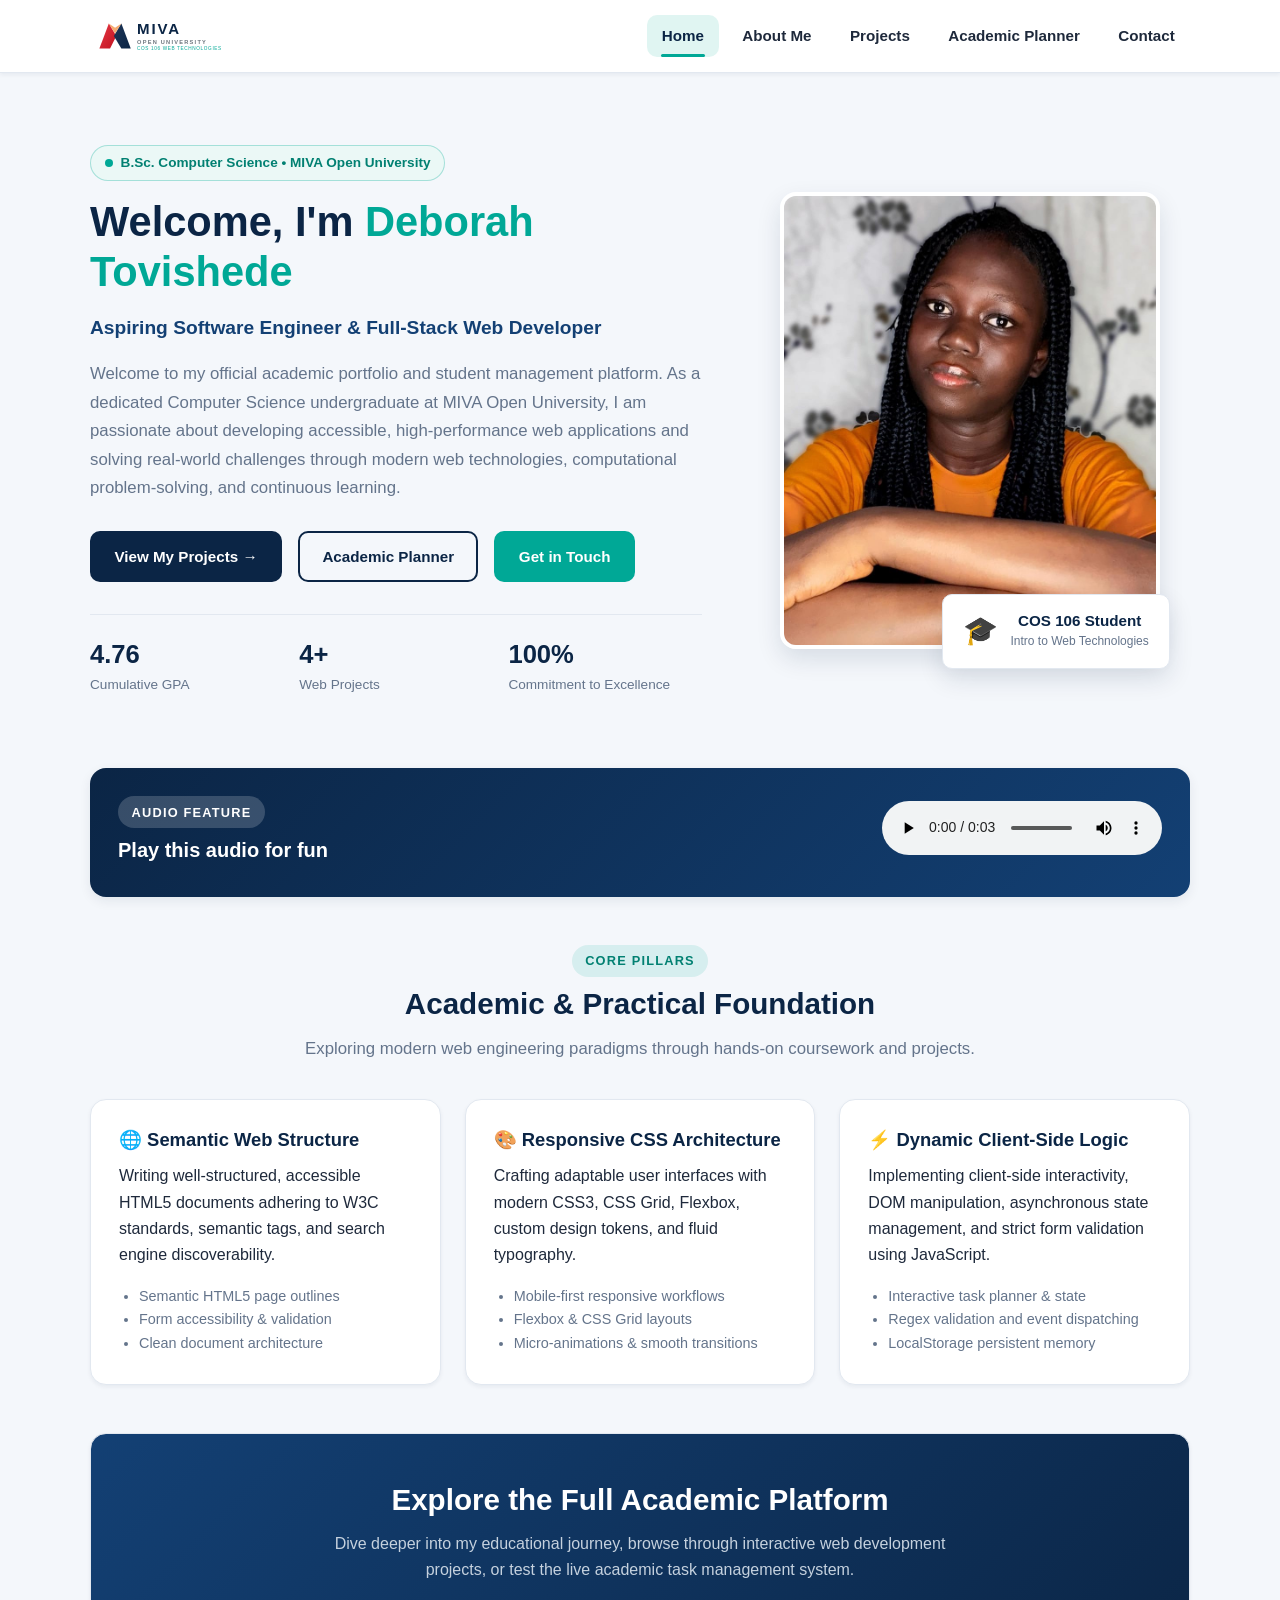
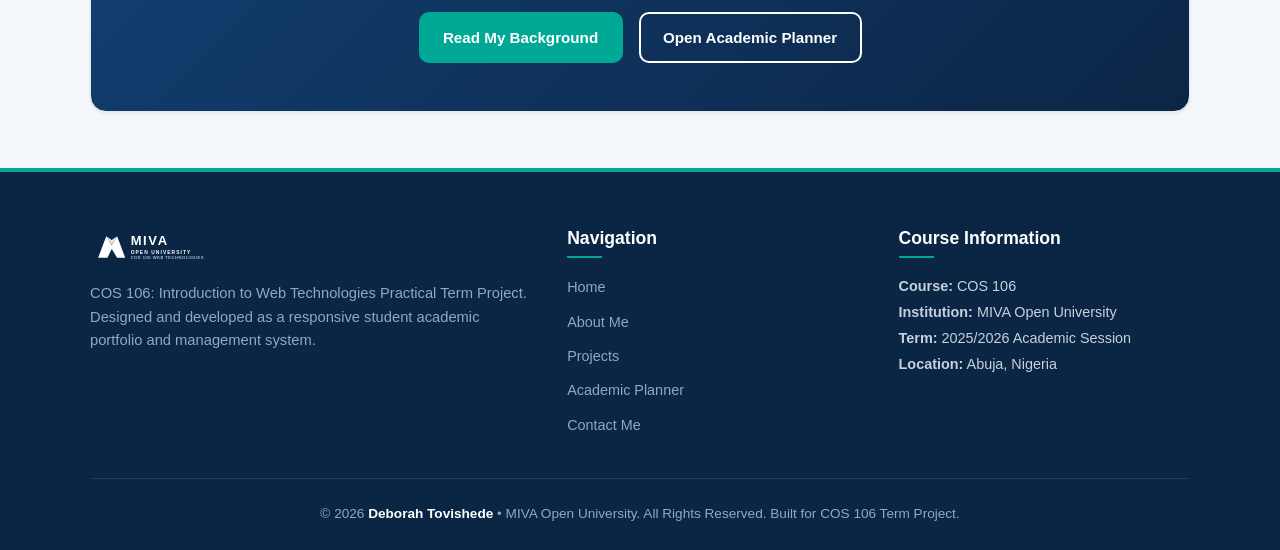
<file: index.html>
<!DOCTYPE html>
<html lang="en">
<head>
  <meta charset="UTF-8" />
  <meta name="viewport" content="width=device-width, initial-scale=1.0" />
  <meta name="description" content="COS 106 Term Project - Student Academic Portfolio and Management Platform for MIVA Open University." />
  <meta name="author" content="Deborah" />
  <title>Home | Student Portfolio &amp; Academic Management Website</title>
  <!-- External CSS Stylesheet -->
  <link rel="stylesheet" href="css/style.css" />
  <link rel="icon" type="image/svg+xml" href="assets/images/miva-logo.svg" />
</head>
<body>

  <!-- Site Header & Navigation -->
  <header class="site-header">
    <div class="container navbar">
      <a href="index.html" class="nav-brand" aria-label="MIVA Open University Portfolio Home">
        <img src="assets/images/miva-logo.svg" alt="MIVA Open University Logo" class="nav-brand-img" width="180" height="44" />
      </a>

      <!-- Mobile Navigation Hamburger Toggle Button -->
      <button class="nav-toggle" id="navToggle" aria-label="Toggle navigation menu" aria-expanded="false">
        <span class="bar"></span>
        <span class="bar"></span>
        <span class="bar"></span>
      </button>

      <!-- Navigation Menu -->
      <nav aria-label="Primary Navigation">
        <ul class="nav-menu" id="navMenu">
          <li><a href="index.html" class="nav-link active" aria-current="page">Home</a></li>
          <li><a href="about.html" class="nav-link">About Me</a></li>
          <li><a href="projects.html" class="nav-link">Projects</a></li>
          <li><a href="planner.html" class="nav-link">Academic Planner</a></li>
          <li><a href="contact.html" class="nav-link">Contact</a></li>
        </ul>
      </nav>
    </div>
  </header>

  <!-- Main Content Area -->
  <main class="site-main" id="main-content">
    <div class="container">
      
      <!-- Hero Section -->
      <section class="hero-section" aria-labelledby="hero-heading">
        <div class="hero-grid">
          
          <!-- Hero Text Details -->
          <article class="hero-text-content">
            <div class="hero-badge-wrap">
              <span class="hero-badge">
                <span class="hero-badge-dot"></span>
                B.Sc. Computer Science • MIVA Open University
              </span>
            </div>

            <h1 id="hero-heading" class="hero-title">
              Welcome, I'm <span class="hero-title-highlight">Deborah Tovishede</span>
            </h1>

            <p class="hero-subtitle">
              Aspiring Software Engineer &amp; Full-Stack Web Developer
            </p>

            <p class="hero-bio">
              Welcome to my official academic portfolio and student management platform. 
              As a dedicated Computer Science undergraduate at MIVA Open University, I am passionate 
              about developing accessible, high-performance web applications and solving real-world challenges 
              through modern web technologies, computational problem-solving, and continuous learning.
            </p>

            <div class="hero-actions">
              <a href="projects.html" class="btn btn-primary">View My Projects &rarr;</a>
              <a href="planner.html" class="btn btn-outline">Academic Planner</a>
              <a href="contact.html" class="btn btn-accent">Get in Touch</a>
            </div>

            <!-- Academic Quick Highlights -->
            <div class="hero-meta-stats">
              <div class="meta-stat-item">
                <h4>4.76</h4>
                <p>Cumulative GPA</p>
              </div>
              <div class="meta-stat-item">
                <h4>4+</h4>
                <p>Web Projects</p>
              </div>
              <div class="meta-stat-item">
                <h4>100%</h4>
                <p>Commitment to Excellence</p>
              </div>
            </div>
          </article>

          <!-- Hero Visual & Photograph -->
          <aside class="hero-visual" aria-label="Student Photograph and Profile Badge">
            <div class="hero-photo-wrapper">
              <figure>
                <img 
                  src="assets/images/deborah.jpg" 
                  alt="Professional Photograph of Deborah Tovishede, MIVA Open University Student" 
                  class="hero-photo" 
                  width="380" 
                  height="380"
                />
                <figcaption class="sr-only" style="display:none;">Deborah Tovishede - B.Sc. Computer Science Student Portrait</figcaption>
              </figure>
              
              <!-- Floating Highlight Badge -->
              <div class="hero-floating-card">
                <span class="floating-card-icon">🎓</span>
                <div class="floating-card-text">
                  <h5>COS 106 Student</h5>
                  <p>Intro to Web Technologies</p>
                </div>
              </div>
            </div>
          </aside>

        </div>
      </section>

      <!-- Multimedia Audio Greeting Feature -->
      <section class="section-block" aria-labelledby="audio-greeting-heading">
        <div class="audio-intro-card">
          <div class="audio-intro-info">
            <span class="section-badge" style="background-color: rgba(255,255,255,0.18); color: #FFFFFF;">Audio Feature</span>
            <h3 id="audio-greeting-heading">Play this audio for fun</h3>
          </div>
          <div class="audio-player-wrap">
            <audio controls preload="metadata" title="Student Welcome Audio Chime">
              <source src="assets/media/welcome-audio.wav" type="audio/wav" />
              Your browser does not support the audio element.
            </audio>
          </div>
        </div>
      </section>

      <!-- Key Academic Focus Areas (Semantic Cards) -->
      <section class="section-block" aria-labelledby="focus-heading">
        <header class="section-header">
          <span class="section-badge">Core Pillars</span>
          <h2 id="focus-heading">Academic &amp; Practical Foundation</h2>
          <p class="section-subtitle">
            Exploring modern web engineering paradigms through hands-on coursework and projects.
          </p>
        </header>

        <div class="skills-grid">
          <article class="card">
            <h4>🌐 Semantic Web Structure</h4>
            <p>Writing well-structured, accessible HTML5 documents adhering to W3C standards, semantic tags, and search engine discoverability.</p>
            <ul style="padding-left: 1.25rem; color: var(--text-muted); font-size: 0.9rem;">
              <li>Semantic HTML5 page outlines</li>
              <li>Form accessibility &amp; validation</li>
              <li>Clean document architecture</li>
            </ul>
          </article>

          <article class="card">
            <h4>🎨 Responsive CSS Architecture</h4>
            <p>Crafting adaptable user interfaces with modern CSS3, CSS Grid, Flexbox, custom design tokens, and fluid typography.</p>
            <ul style="padding-left: 1.25rem; color: var(--text-muted); font-size: 0.9rem;">
              <li>Mobile-first responsive workflows</li>
              <li>Flexbox &amp; CSS Grid layouts</li>
              <li>Micro-animations &amp; smooth transitions</li>
            </ul>
          </article>

          <article class="card">
            <h4>⚡ Dynamic Client-Side Logic</h4>
            <p>Implementing client-side interactivity, DOM manipulation, asynchronous state management, and strict form validation using JavaScript.</p>
            <ul style="padding-left: 1.25rem; color: var(--text-muted); font-size: 0.9rem;">
              <li>Interactive task planner &amp; state</li>
              <li>Regex validation and event dispatching</li>
              <li>LocalStorage persistent memory</li>
            </ul>
          </article>
        </div>
      </section>

      <!-- Quick Call To Action Banner -->
      <section class="card" style="background: linear-gradient(135deg, #134074 0%, #0B2545 100%); color: #FFFFFF; text-align: center; padding: 3rem 1.5rem;" aria-label="Explore Portfolio Sections">
        <h2 style="color: #FFFFFF; margin-bottom: 0.75rem;">Explore the Full Academic Platform</h2>
        <p style="color: #C5D1DE; max-width: 650px; margin: 0 auto 1.75rem auto;">
          Dive deeper into my educational journey, browse through interactive web development projects, or test the live academic task management system.
        </p>
        <div style="display: flex; gap: 1rem; justify-content: center; flex-wrap: wrap;">
          <a href="about.html" class="btn btn-accent">Read My Background</a>
          <a href="planner.html" class="btn btn-outline" style="border-color: #FFFFFF; color: #FFFFFF;">Open Academic Planner</a>
        </div>
      </section>

    </div>
  </main>

  <!-- Site Footer -->
  <footer class="site-footer">
    <div class="container">
      <div class="footer-grid">
        
        <div class="footer-brand">
          <img src="assets/images/miva-logo.svg" alt="MIVA Open University Logo" style="filter: brightness(0) invert(1); height: 38px; margin-bottom: 1rem;" />
          <p>
            COS 106: Introduction to Web Technologies Practical Term Project. 
            Designed and developed as a responsive student academic portfolio and management system.
          </p>
        </div>

        <div class="footer-links">
          <h4>Navigation</h4>
          <ul class="footer-menu">
            <li><a href="index.html">Home</a></li>
            <li><a href="about.html">About Me</a></li>
            <li><a href="projects.html">Projects</a></li>
            <li><a href="planner.html">Academic Planner</a></li>
            <li><a href="contact.html">Contact Me</a></li>
          </ul>
        </div>

        <div class="footer-contact">
          <h4>Course Information</h4>
          <p style="font-size: 0.9rem; line-height: 1.8;">
            <strong>Course:</strong> COS 106<br />
            <strong>Institution:</strong> MIVA Open University<br />
            <strong>Term:</strong> 2025/2026 Academic Session<br />
            <strong>Location:</strong> Abuja, Nigeria
          </p>
        </div>

      </div>

      <div class="footer-bottom">
        <p>&copy; <span id="currentYear">2026</span> <strong>Deborah Tovishede</strong> • MIVA Open University. All Rights Reserved. Built for COS 106 Term Project.</p>
      </div>
    </div>
  </footer>

  <!-- Scripts -->
  <script src="js/main.js"></script>
</body>
</html>
</file>
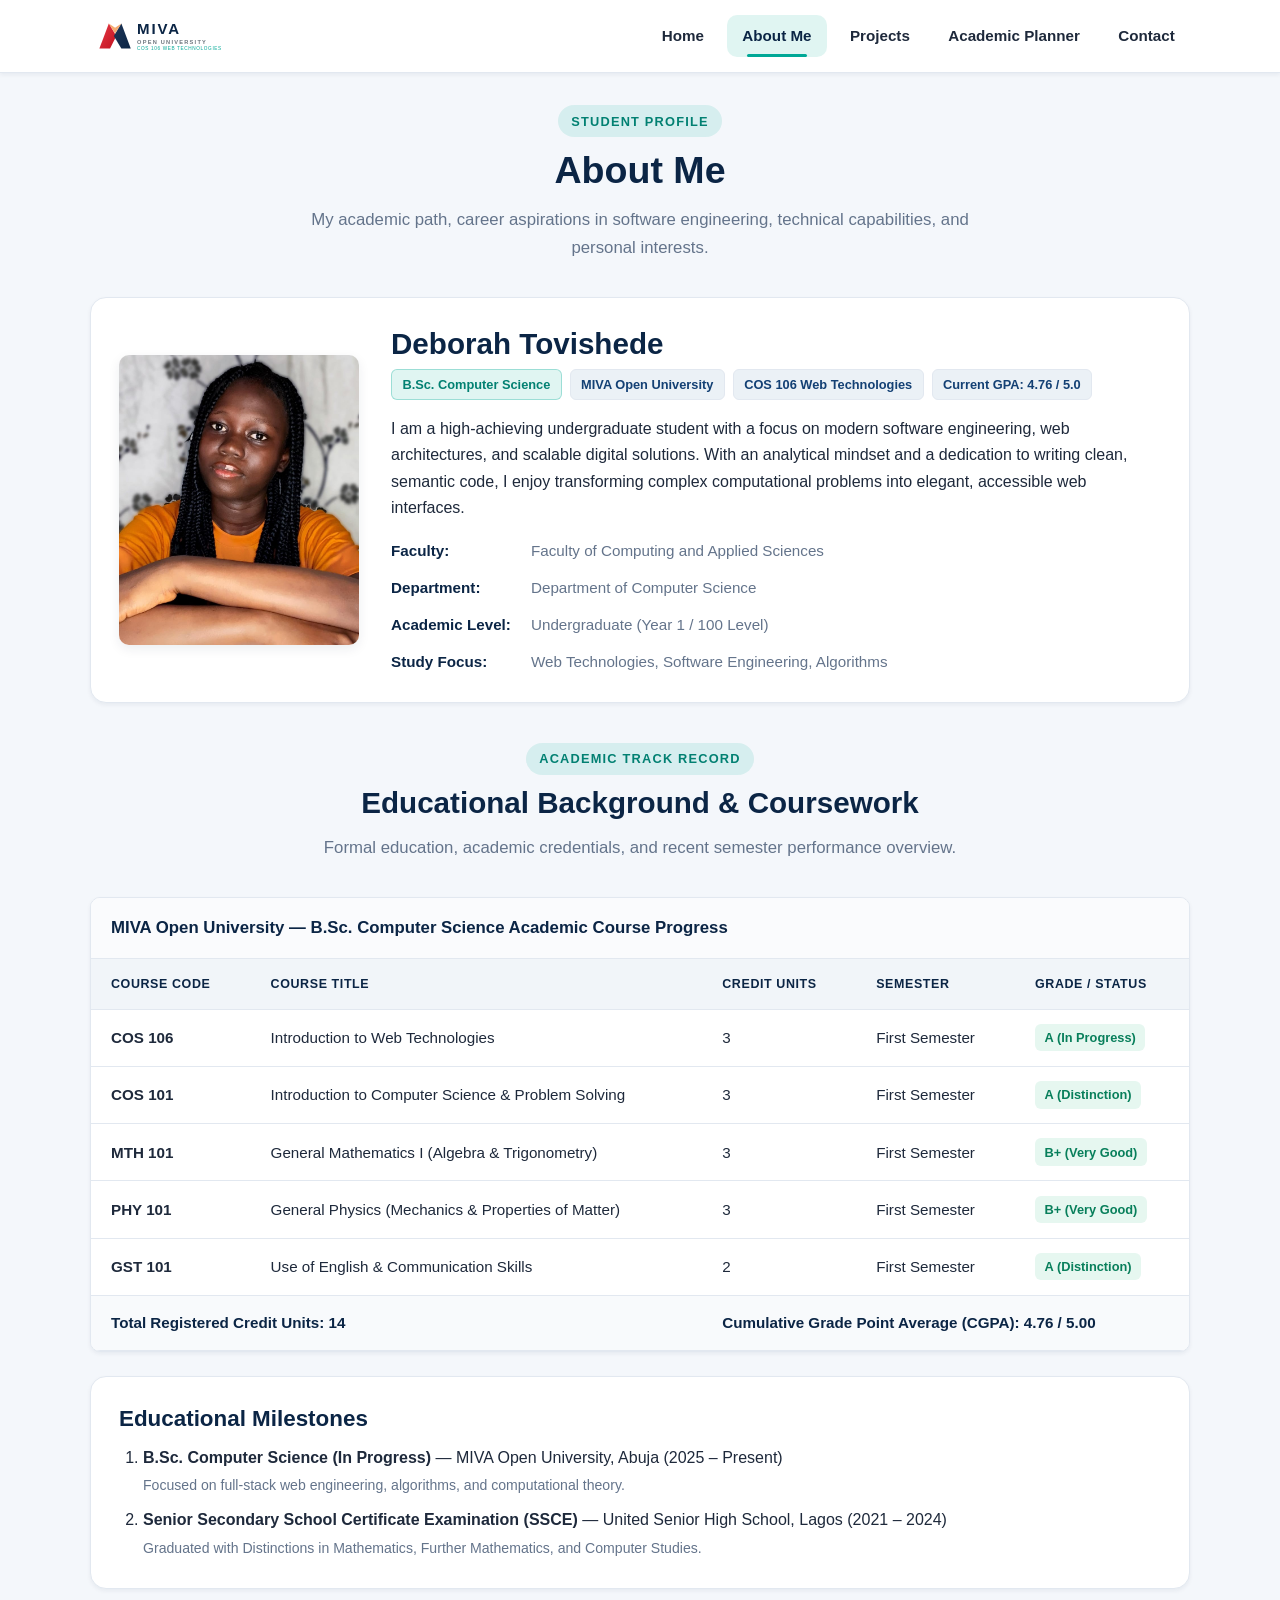
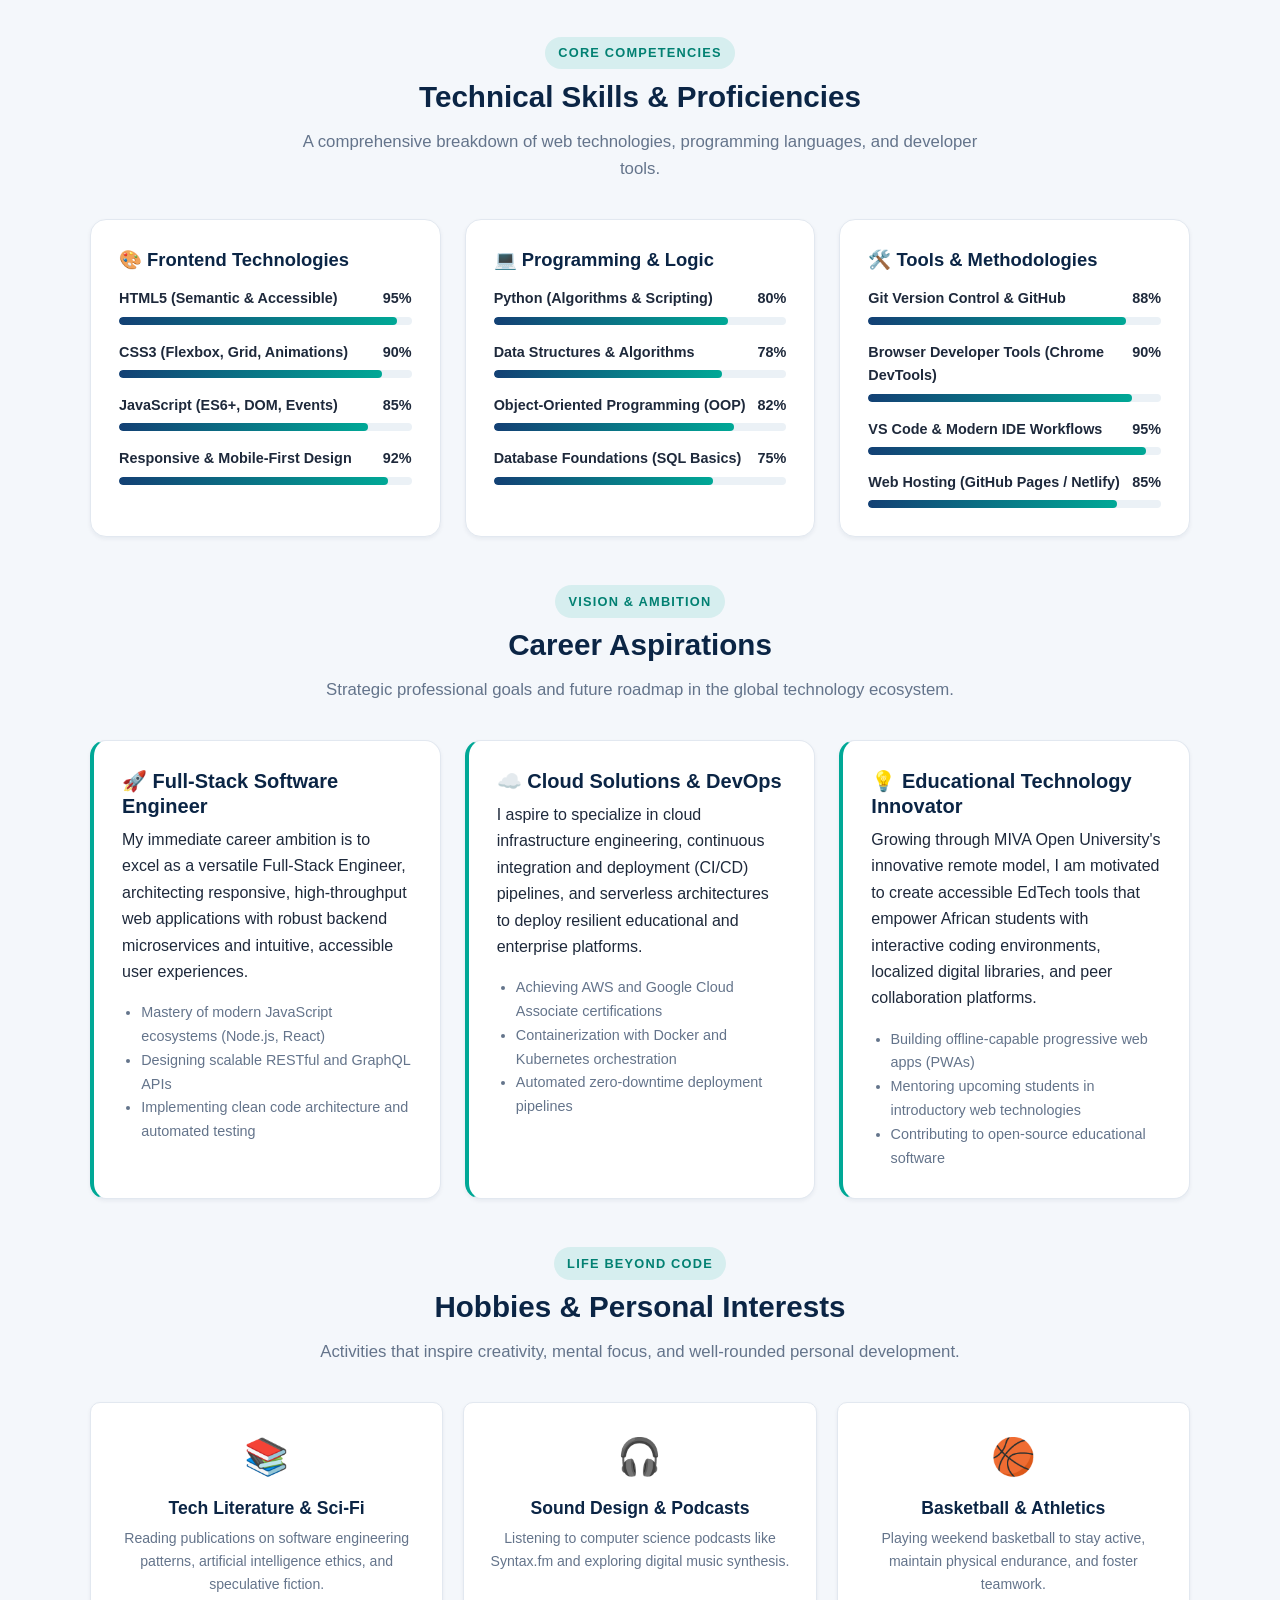
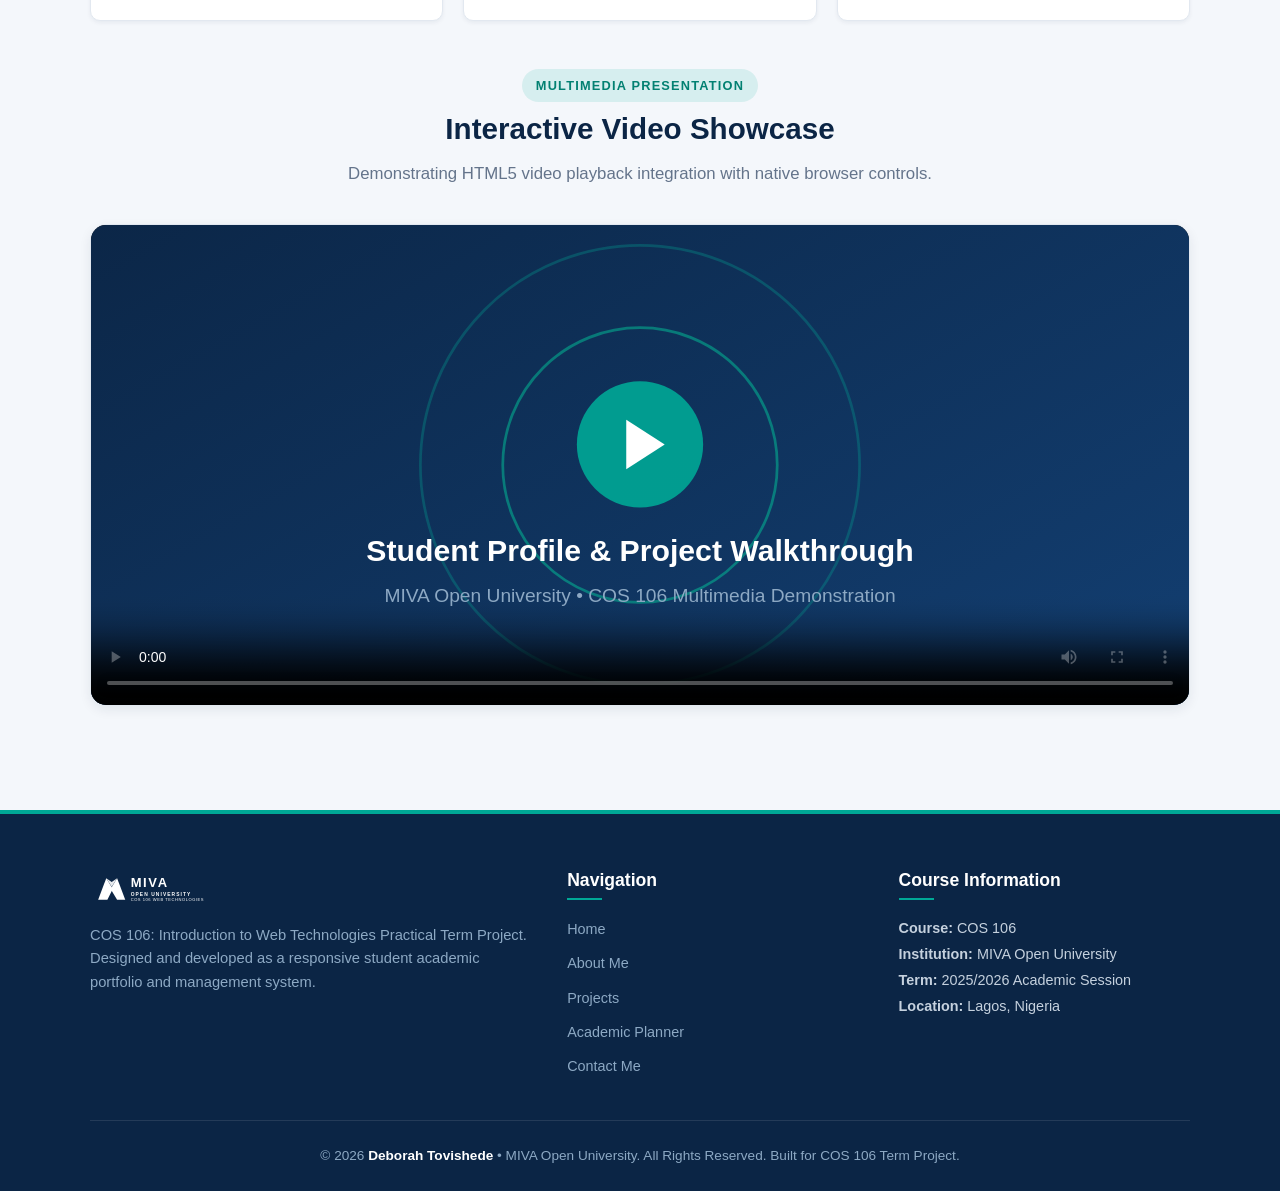
<file: about.html>
<!DOCTYPE html>
<html lang="en">
<head>
  <meta charset="UTF-8" />
  <meta name="viewport" content="width=device-width, initial-scale=1.0" />
  <meta name="description" content="About Deborah - Educational Background, Career Aspirations, Technical Skills, and Hobbies at MIVA Open University." />
  <meta name="author" content="Tovishede" />
  <title>About Me | Student Portfolio &amp; Academic Management Website</title>
  <!-- External CSS Stylesheet -->
  <link rel="stylesheet" href="css/style.css" />
  <link rel="icon" type="image/svg+xml" href="assets/images/miva-logo.svg" />
</head>
<body>

  <!-- Site Header & Navigation -->
  <header class="site-header">
    <div class="container navbar">
      <a href="index.html" class="nav-brand" aria-label="MIVA Open University Portfolio Home">
        <img src="assets/images/miva-logo.svg" alt="MIVA Open University Logo" class="nav-brand-img" width="180" height="44" />
      </a>

      <!-- Mobile Navigation Hamburger Toggle Button -->
      <button class="nav-toggle" id="navToggle" aria-label="Toggle navigation menu" aria-expanded="false">
        <span class="bar"></span>
        <span class="bar"></span>
        <span class="bar"></span>
      </button>

      <!-- Navigation Menu -->
      <nav aria-label="Primary Navigation">
        <ul class="nav-menu" id="navMenu">
          <li><a href="index.html" class="nav-link">Home</a></li>
          <li><a href="about.html" class="nav-link active" aria-current="page">About Me</a></li>
          <li><a href="projects.html" class="nav-link">Projects</a></li>
          <li><a href="planner.html" class="nav-link">Academic Planner</a></li>
          <li><a href="contact.html" class="nav-link">Contact</a></li>
        </ul>
      </nav>
    </div>
  </header>

  <!-- Main Content Area -->
  <main class="site-main" id="main-content">
    <div class="container">
      
      <!-- Page Header -->
      <header class="section-header">
        <span class="section-badge">Student Profile</span>
        <h1>About Me</h1>
        <p class="section-subtitle">
          My academic path, career aspirations in software engineering, technical capabilities, and personal interests.
        </p>
      </header>

      <!-- Profile Overview Card -->
      <section class="card profile-overview-card" aria-label="Student Summary">
        <figure style="margin: 0;">
          <img src="assets/images/deborah.jpg" alt="Photograph of Deborah" class="profile-card-img" width="240" height="240" />
        </figure>
        
        <div class="profile-card-details">
          <h2>Deborah Tovishede</h2>
          <div class="profile-badge-row">
            <span class="tag tag-accent">B.Sc. Computer Science</span>
            <span class="tag">MIVA Open University</span>
            <span class="tag">COS 106 Web Technologies</span>
            <span class="tag">Current GPA: 4.76 / 5.0</span>
          </div>
          <p>
            I am a high-achieving undergraduate student with a focus on modern software engineering, web architectures, 
            and scalable digital solutions. With an analytical mindset and a dedication to writing clean, semantic code, 
            I enjoy transforming complex computational problems into elegant, accessible web interfaces.
          </p>

          <!-- Key Highlights via Definition List (<dl>) -->
          <dl class="spec-list">
            <dt>Faculty:</dt>
            <dd>Faculty of Computing and Applied Sciences</dd>
            <dt>Department:</dt>
            <dd>Department of Computer Science</dd>
            <dt>Academic Level:</dt>
            <dd>Undergraduate (Year 1 / 100 Level)</dd>
            <dt>Study Focus:</dt>
            <dd>Web Technologies, Software Engineering, Algorithms</dd>
          </dl>
        </div>
      </section>

      <!-- 1. Educational Background Section (Demonstrating HTML Table Requirement) -->
      <section class="section-block" aria-labelledby="education-heading">
        <header class="section-header">
          <span class="section-badge">Academic Track Record</span>
          <h2 id="education-heading">Educational Background &amp; Coursework</h2>
          <p class="section-subtitle">
            Formal education, academic credentials, and recent semester performance overview.
          </p>
        </header>

        <!-- Semantic Academic Performance Table -->
        <div class="table-responsive">
          <table class="academic-table">
            <caption>MIVA Open University — B.Sc. Computer Science Academic Course Progress</caption>
            <thead>
              <tr>
                <th scope="col">Course Code</th>
                <th scope="col">Course Title</th>
                <th scope="col">Credit Units</th>
                <th scope="col">Semester</th>
                <th scope="col">Grade / Status</th>
              </tr>
            </thead>
            <tbody>
              <tr>
                <td><strong>COS 106</strong></td>
                <td>Introduction to Web Technologies</td>
                <td>3</td>
                <td>First Semester</td>
                <td><span class="badge-grade">A (In Progress)</span></td>
              </tr>
              <tr>
                <td><strong>COS 101</strong></td>
                <td>Introduction to Computer Science &amp; Problem Solving</td>
                <td>3</td>
                <td>First Semester</td>
                <td><span class="badge-grade">A (Distinction)</span></td>
              </tr>
              <tr>
                <td><strong>MTH 101</strong></td>
                <td>General Mathematics I (Algebra &amp; Trigonometry)</td>
                <td>3</td>
                <td>First Semester</td>
                <td><span class="badge-grade">B+ (Very Good)</span></td>
              </tr>
              <tr>
                <td><strong>PHY 101</strong></td>
                <td>General Physics (Mechanics &amp; Properties of Matter)</td>
                <td>3</td>
                <td>First Semester</td>
                <td><span class="badge-grade">B+ (Very Good)</span></td>
              </tr>
              <tr>
                <td><strong>GST 101</strong></td>
                <td>Use of English &amp; Communication Skills</td>
                <td>2</td>
                <td>First Semester</td>
                <td><span class="badge-grade">A (Distinction)</span></td>
              </tr>
            </tbody>
            <tfoot>
              <tr>
                <td colspan="2"><strong>Total Registered Credit Units: 14</strong></td>
                <td colspan="3"><strong>Cumulative Grade Point Average (CGPA): 4.76 / 5.00</strong></td>
              </tr>
            </tfoot>
          </table>
        </div>

        <!-- Academic Milestones List (<ol>) -->
        <div class="card" style="margin-top: 1.5rem;">
          <h3 style="margin-bottom: 0.75rem;">Educational Milestones</h3>
          <ol style="padding-left: 1.5rem; color: var(--text-main); display: flex; flex-direction: column; gap: 0.6rem;">
            <li>
              <strong>B.Sc. Computer Science (In Progress)</strong> — MIVA Open University, Abuja (2025 – Present)
              <p style="color: var(--text-muted); font-size: 0.88rem; margin: 0.2rem 0 0 0;">Focused on full-stack web engineering, algorithms, and computational theory.</p>
            </li>
            <li>
              <strong>Senior Secondary School Certificate Examination (SSCE)</strong> — United Senior High School, Lagos (2021 – 2024)
              <p style="color: var(--text-muted); font-size: 0.88rem; margin: 0.2rem 0 0 0;">Graduated with Distinctions in Mathematics, Further Mathematics, and Computer Studies.</p>
            </li>
          </ol>
        </div>
      </section>

      <!-- 2. Technical Skills Section -->
      <section class="section-block" aria-labelledby="skills-heading">
        <header class="section-header">
          <span class="section-badge">Core Competencies</span>
          <h2 id="skills-heading">Technical Skills &amp; Proficiencies</h2>
          <p class="section-subtitle">
            A comprehensive breakdown of web technologies, programming languages, and developer tools.
          </p>
        </header>

        <div class="skills-grid">
          
          <!-- Frontend Development Card -->
          <article class="card skill-card">
            <h4>🎨 Frontend Technologies</h4>
            <ul class="skill-list">
              <li class="skill-item">
                <div class="skill-info">
                  <span>HTML5 (Semantic &amp; Accessible)</span>
                  <span>95%</span>
                </div>
                <div class="skill-progress-bar">
                  <div class="skill-fill" style="width: 95%;"></div>
                </div>
              </li>
              <li class="skill-item">
                <div class="skill-info">
                  <span>CSS3 (Flexbox, Grid, Animations)</span>
                  <span>90%</span>
                </div>
                <div class="skill-progress-bar">
                  <div class="skill-fill" style="width: 90%;"></div>
                </div>
              </li>
              <li class="skill-item">
                <div class="skill-info">
                  <span>JavaScript (ES6+, DOM, Events)</span>
                  <span>85%</span>
                </div>
                <div class="skill-progress-bar">
                  <div class="skill-fill" style="width: 85%;"></div>
                </div>
              </li>
              <li class="skill-item">
                <div class="skill-info">
                  <span>Responsive &amp; Mobile-First Design</span>
                  <span>92%</span>
                </div>
                <div class="skill-progress-bar">
                  <div class="skill-fill" style="width: 92%;"></div>
                </div>
              </li>
            </ul>
          </article>

          <!-- Programming & Logic Card -->
          <article class="card skill-card">
            <h4>💻 Programming &amp; Logic</h4>
            <ul class="skill-list">
              <li class="skill-item">
                <div class="skill-info">
                  <span>Python (Algorithms &amp; Scripting)</span>
                  <span>80%</span>
                </div>
                <div class="skill-progress-bar">
                  <div class="skill-fill" style="width: 80%;"></div>
                </div>
              </li>
              <li class="skill-item">
                <div class="skill-info">
                  <span>Data Structures &amp; Algorithms</span>
                  <span>78%</span>
                </div>
                <div class="skill-progress-bar">
                  <div class="skill-fill" style="width: 78%;"></div>
                </div>
              </li>
              <li class="skill-item">
                <div class="skill-info">
                  <span>Object-Oriented Programming (OOP)</span>
                  <span>82%</span>
                </div>
                <div class="skill-progress-bar">
                  <div class="skill-fill" style="width: 82%;"></div>
                </div>
              </li>
              <li class="skill-item">
                <div class="skill-info">
                  <span>Database Foundations (SQL Basics)</span>
                  <span>75%</span>
                </div>
                <div class="skill-progress-bar">
                  <div class="skill-fill" style="width: 75%;"></div>
                </div>
              </li>
            </ul>
          </article>

          <!-- Tools & Workflow Card -->
          <article class="card skill-card">
            <h4>🛠️ Tools &amp; Methodologies</h4>
            <ul class="skill-list">
              <li class="skill-item">
                <div class="skill-info">
                  <span>Git Version Control &amp; GitHub</span>
                  <span>88%</span>
                </div>
                <div class="skill-progress-bar">
                  <div class="skill-fill" style="width: 88%;"></div>
                </div>
              </li>
              <li class="skill-item">
                <div class="skill-info">
                  <span>Browser Developer Tools (Chrome DevTools)</span>
                  <span>90%</span>
                </div>
                <div class="skill-progress-bar">
                  <div class="skill-fill" style="width: 90%;"></div>
                </div>
              </li>
              <li class="skill-item">
                <div class="skill-info">
                  <span>VS Code &amp; Modern IDE Workflows</span>
                  <span>95%</span>
                </div>
                <div class="skill-progress-bar">
                  <div class="skill-fill" style="width: 95%;"></div>
                </div>
              </li>
              <li class="skill-item">
                <div class="skill-info">
                  <span>Web Hosting (GitHub Pages / Netlify)</span>
                  <span>85%</span>
                </div>
                <div class="skill-progress-bar">
                  <div class="skill-fill" style="width: 85%;"></div>
                </div>
              </li>
            </ul>
          </article>

        </div>
      </section>

      <!-- 3. Career Aspirations Section -->
      <section class="section-block" aria-labelledby="aspirations-heading">
        <header class="section-header">
          <span class="section-badge">Vision &amp; Ambition</span>
          <h2 id="aspirations-heading">Career Aspirations</h2>
          <p class="section-subtitle">
            Strategic professional goals and future roadmap in the global technology ecosystem.
          </p>
        </header>

        <div class="aspirations-grid">
          
          <article class="card aspiration-card">
            <h3>🚀 Full-Stack Software Engineer</h3>
            <p>
              My immediate career ambition is to excel as a versatile Full-Stack Engineer, architecting 
              responsive, high-throughput web applications with robust backend microservices and intuitive, 
              accessible user experiences.
            </p>
            <ul style="padding-left: 1.2rem; color: var(--text-muted); font-size: 0.9rem;">
              <li>Mastery of modern JavaScript ecosystems (Node.js, React)</li>
              <li>Designing scalable RESTful and GraphQL APIs</li>
              <li>Implementing clean code architecture and automated testing</li>
            </ul>
          </article>

          <article class="card aspiration-card">
            <h3>☁️ Cloud Solutions &amp; DevOps</h3>
            <p>
              I aspire to specialize in cloud infrastructure engineering, continuous integration and deployment (CI/CD) 
              pipelines, and serverless architectures to deploy resilient educational and enterprise platforms.
            </p>
            <ul style="padding-left: 1.2rem; color: var(--text-muted); font-size: 0.9rem;">
              <li>Achieving AWS and Google Cloud Associate certifications</li>
              <li>Containerization with Docker and Kubernetes orchestration</li>
              <li>Automated zero-downtime deployment pipelines</li>
            </ul>
          </article>

          <article class="card aspiration-card">
            <h3>💡 Educational Technology Innovator</h3>
            <p>
              Growing through MIVA Open University's innovative remote model, I am motivated to create accessible 
              EdTech tools that empower African students with interactive coding environments, localized digital libraries, 
              and peer collaboration platforms.
            </p>
            <ul style="padding-left: 1.2rem; color: var(--text-muted); font-size: 0.9rem;">
              <li>Building offline-capable progressive web apps (PWAs)</li>
              <li>Mentoring upcoming students in introductory web technologies</li>
              <li>Contributing to open-source educational software</li>
            </ul>
          </article>

        </div>
      </section>

      <!-- 4. Hobbies & Interests Section -->
      <section class="section-block" aria-labelledby="hobbies-heading">
        <header class="section-header">
          <span class="section-badge">Life Beyond Code</span>
          <h2 id="hobbies-heading">Hobbies &amp; Personal Interests</h2>
          <p class="section-subtitle">
            Activities that inspire creativity, mental focus, and well-rounded personal development.
          </p>
        </header>

        <div class="hobbies-grid">
          <article class="hobby-card">
            <span class="hobby-icon">📚</span>
            <h4>Tech Literature &amp; Sci-Fi</h4>
            <p>Reading publications on software engineering patterns, artificial intelligence ethics, and speculative fiction.</p>
          </article>

          <article class="hobby-card">
            <span class="hobby-icon">🎧</span>
            <h4>Sound Design &amp; Podcasts</h4>
            <p>Listening to computer science podcasts like Syntax.fm and exploring digital music synthesis.</p>
          </article>

          <article class="hobby-card">
            <span class="hobby-icon">🏀</span>
            <h4>Basketball &amp; Athletics</h4>
            <p>Playing weekend basketball to stay active, maintain physical endurance, and foster teamwork.</p>
          </article>
        </div>
      </section>

      <!-- 5. Multimedia Showcase (Demonstrating HTML Video Requirement) -->
      <section class="section-block" aria-labelledby="multimedia-heading">
        <header class="section-header">
          <span class="section-badge">Multimedia Presentation</span>
          <h2 id="multimedia-heading">Interactive Video Showcase</h2>
          <p class="section-subtitle">
            Demonstrating HTML5 video playback integration with native browser controls.
          </p>
        </header>

        <div class="video-showcase-box">
          <div class="video-container">
            <video controls poster="assets/images/video-poster.svg" preload="metadata" width="100%">
              <source src="assets/media/student-intro.mp4" type="video/mp4" />
              Your browser does not support the video tag. Please update your browser to watch this video.
            </video>
          </div>
        </div>
      </section>

    </div>
  </main>

  <!-- Site Footer -->
  <footer class="site-footer">
    <div class="container">
      <div class="footer-grid">
        <div class="footer-brand">
          <img src="assets/images/miva-logo.svg" alt="MIVA Open University Logo" style="filter: brightness(0) invert(1); height: 38px; margin-bottom: 1rem;" />
          <p>
            COS 106: Introduction to Web Technologies Practical Term Project. 
            Designed and developed as a responsive student academic portfolio and management system.
          </p>
        </div>

        <div class="footer-links">
          <h4>Navigation</h4>
          <ul class="footer-menu">
            <li><a href="index.html">Home</a></li>
            <li><a href="about.html">About Me</a></li>
            <li><a href="projects.html">Projects</a></li>
            <li><a href="planner.html">Academic Planner</a></li>
            <li><a href="contact.html">Contact Me</a></li>
          </ul>
        </div>

        <div class="footer-contact">
          <h4>Course Information</h4>
          <p style="font-size: 0.9rem; line-height: 1.8;">
            <strong>Course:</strong> COS 106<br />
            <strong>Institution:</strong> MIVA Open University<br />
            <strong>Term:</strong> 2025/2026 Academic Session<br />
            <strong>Location:</strong> Lagos, Nigeria
          </p>
        </div>
      </div>

      <div class="footer-bottom">
        <p>&copy; <span id="currentYear">2026</span> <strong>Deborah Tovishede</strong> • MIVA Open University. All Rights Reserved. Built for COS 106 Term Project.</p>
      </div>
    </div>
  </footer>

  <!-- Scripts -->
  <script src="js/main.js"></script>
</body>
</html>
</file>
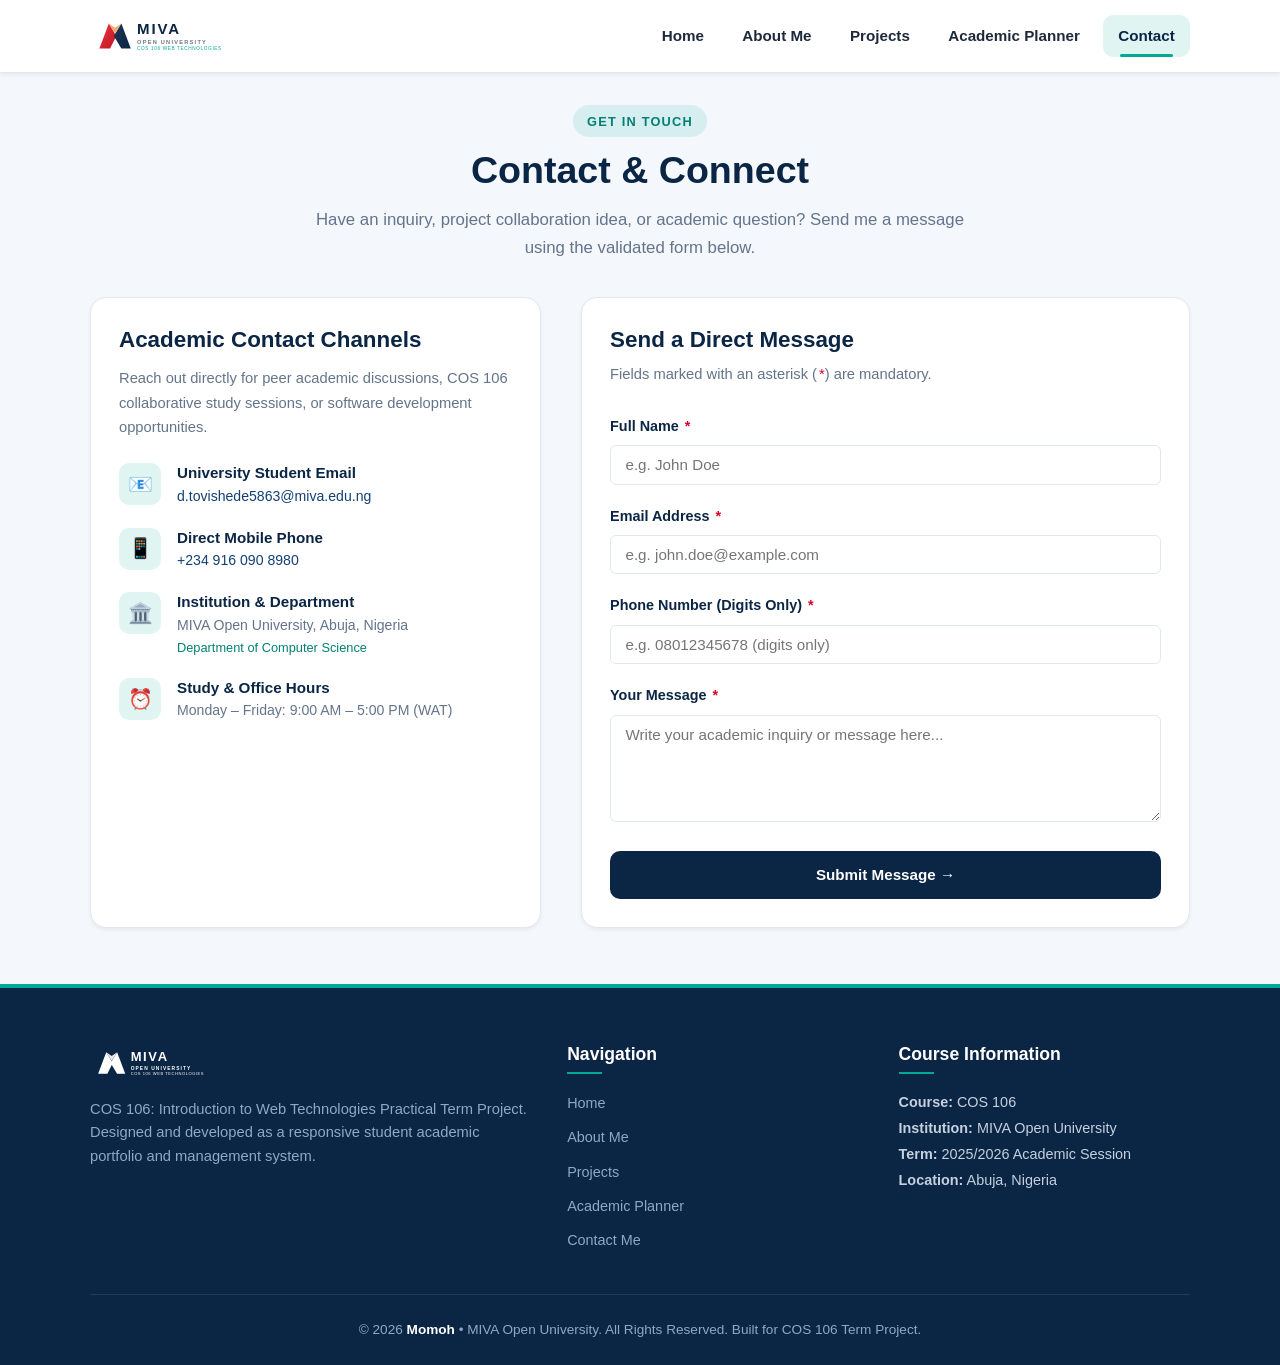
<file: contact.html>
<!DOCTYPE html>
<html lang="en">
<head>
  <meta charset="UTF-8" />
  <meta name="viewport" content="width=device-width, initial-scale=1.0" />
  <meta name="description" content="Contact Momoh - MIVA Open University COS 106 Student Web Portfolio Contact Form." />
  <meta name="author" content="Momoh" />
  <title>Contact | Student Portfolio &amp; Academic Management Website</title>
  <!-- External CSS Stylesheet -->
  <link rel="stylesheet" href="css/style.css" />
  <link rel="icon" type="image/svg+xml" href="assets/images/miva-logo.svg" />
</head>
<body>

  <!-- Site Header & Navigation -->
  <header class="site-header">
    <div class="container navbar">
      <a href="index.html" class="nav-brand" aria-label="MIVA Open University Portfolio Home">
        <img src="assets/images/miva-logo.svg" alt="MIVA Open University Logo" class="nav-brand-img" width="180" height="44" />
      </a>

      <!-- Mobile Navigation Hamburger Toggle Button -->
      <button class="nav-toggle" id="navToggle" aria-label="Toggle navigation menu" aria-expanded="false">
        <span class="bar"></span>
        <span class="bar"></span>
        <span class="bar"></span>
      </button>

      <!-- Navigation Menu -->
      <nav aria-label="Primary Navigation">
        <ul class="nav-menu" id="navMenu">
          <li><a href="index.html" class="nav-link">Home</a></li>
          <li><a href="about.html" class="nav-link">About Me</a></li>
          <li><a href="projects.html" class="nav-link">Projects</a></li>
          <li><a href="planner.html" class="nav-link">Academic Planner</a></li>
          <li><a href="contact.html" class="nav-link active" aria-current="page">Contact</a></li>
        </ul>
      </nav>
    </div>
  </header>

  <!-- Main Content Area -->
  <main class="site-main" id="main-content">
    <div class="container">
      
      <!-- Page Header -->
      <header class="section-header">
        <span class="section-badge">Get In Touch</span>
        <h1>Contact &amp; Connect</h1>
        <p class="section-subtitle">
          Have an inquiry, project collaboration idea, or academic question? Send me a message using the validated form below.
        </p>
      </header>

      <!-- Two-Column Contact Layout -->
      <div class="contact-layout">
        
        <!-- Left Column: Academic & Personal Contact Information -->
        <aside class="card contact-info-card" aria-label="Contact Channels &amp; Availability">
          <div>
            <h3>Academic Contact Channels</h3>
            <p style="color: var(--text-muted); font-size: 0.92rem; margin-top: 0.5rem;">
              Reach out directly for peer academic discussions, COS 106 collaborative study sessions, 
              or software development opportunities.
            </p>

            <ul class="contact-channels">
              <li class="channel-item">
                <div class="channel-icon">📧</div>
                <div class="channel-text">
                  <h5>University Student Email</h5>
                  <p><a href="mailto:d.tovishede5863@miva.edu.ng">d.tovishede5863@miva.edu.ng</a></p>
                </div>
              </li>

              <li class="channel-item">
                <div class="channel-icon">📱</div>
                <div class="channel-text">
                  <h5>Direct Mobile Phone</h5>
                  <p><a href="tel:+2349160908980">+234 916 090 8980</a></p>
                </div>
              </li>

              <li class="channel-item">
                <div class="channel-icon">🏛️</div>
                <div class="channel-text">
                  <h5>Institution &amp; Department</h5>
                  <p>MIVA Open University, Abuja, Nigeria</p>
                  <p style="font-size: 0.8rem; color: var(--accent-teal-dark);">Department of Computer Science</p>
                </div>
              </li>

              <li class="channel-item">
                <div class="channel-icon">⏰</div>
                <div class="channel-text">
                  <h5>Study &amp; Office Hours</h5>
                  <p>Monday – Friday: 9:00 AM – 5:00 PM (WAT)</p>
                </div>
              </li>
            </ul>
          </div>
        </aside>

        <!-- Right Column: Validated Contact Form -->
        <section class="card" aria-label="Validated Inquiry Form">
          <h3 style="margin-bottom: 0.5rem;">Send a Direct Message</h3>
          <p style="color: var(--text-muted); font-size: 0.92rem; margin-bottom: 1.75rem;">
            Fields marked with an asterisk (<span class="required-asterisk">*</span>) are mandatory.
          </p>

          <!-- Success Alert Banner (Shown via JavaScript) -->
          <div class="alert-banner alert-success" id="contactSuccessAlert" role="alert" aria-live="polite">
            <span style="font-size: 1.5rem;">✅</span>
            <div>
              <strong>Message Sent Successfully!</strong>
              <p style="margin: 0; font-size: 0.88rem;">Thank you for contacting me. All input checks passed, and your inquiry has been recorded.</p>
            </div>
          </div>

          <!-- The Form -->
          <form id="contactForm" novalidate>
            
            <!-- 1. Name Field -->
            <div class="form-field">
              <label for="fullName">Full Name <span class="required-asterisk">*</span></label>
              <input 
                type="text" 
                id="fullName" 
                name="fullName" 
                class="form-control" 
                placeholder="e.g. John Doe" 
                autocomplete="name"
                required 
              />
              <span class="input-feedback" aria-live="polite"></span>
            </div>

            <!-- 2. Email Address Field -->
            <div class="form-field">
              <label for="emailAddress">Email Address <span class="required-asterisk">*</span></label>
              <input 
                type="email" 
                id="emailAddress" 
                name="emailAddress" 
                class="form-control" 
                placeholder="e.g. john.doe@example.com" 
                autocomplete="email"
                required 
              />
              <span class="input-feedback" aria-live="polite"></span>
            </div>

            <!-- 3. Phone Number Field -->
            <div class="form-field">
              <label for="phoneNumber">Phone Number (Digits Only) <span class="required-asterisk">*</span></label>
              <input 
                type="tel" 
                id="phoneNumber" 
                name="phoneNumber" 
                class="form-control" 
                placeholder="e.g. 08012345678 (digits only)" 
                autocomplete="tel"
                required 
              />
              <span class="input-feedback" aria-live="polite"></span>
            </div>

            <!-- 4. Message Field -->
            <div class="form-field">
              <label for="messageText">Your Message <span class="required-asterisk">*</span></label>
              <textarea 
                id="messageText" 
                name="messageText" 
                rows="5" 
                class="form-control" 
                placeholder="Write your academic inquiry or message here..." 
                required
              ></textarea>
              <span class="input-feedback" aria-live="polite"></span>
            </div>

            <!-- Submit Button -->
            <button type="submit" class="btn btn-primary" style="width: 100%; padding: 0.85rem;">
              Submit Message &rarr;
            </button>

          </form>
        </section>

      </div>

    </div>
  </main>

  <!-- Site Footer -->
  <footer class="site-footer">
    <div class="container">
      <div class="footer-grid">
        <div class="footer-brand">
          <img src="assets/images/miva-logo.svg" alt="MIVA Open University Logo" style="filter: brightness(0) invert(1); height: 38px; margin-bottom: 1rem;" />
          <p>
            COS 106: Introduction to Web Technologies Practical Term Project. 
            Designed and developed as a responsive student academic portfolio and management system.
          </p>
        </div>

        <div class="footer-links">
          <h4>Navigation</h4>
          <ul class="footer-menu">
            <li><a href="index.html">Home</a></li>
            <li><a href="about.html">About Me</a></li>
            <li><a href="projects.html">Projects</a></li>
            <li><a href="planner.html">Academic Planner</a></li>
            <li><a href="contact.html">Contact Me</a></li>
          </ul>
        </div>

        <div class="footer-contact">
          <h4>Course Information</h4>
          <p style="font-size: 0.9rem; line-height: 1.8;">
            <strong>Course:</strong> COS 106<br />
            <strong>Institution:</strong> MIVA Open University<br />
            <strong>Term:</strong> 2025/2026 Academic Session<br />
            <strong>Location:</strong> Abuja, Nigeria
          </p>
        </div>
      </div>

      <div class="footer-bottom">
        <p>&copy; <span id="currentYear">2026</span> <strong>Momoh</strong> • MIVA Open University. All Rights Reserved. Built for COS 106 Term Project.</p>
      </div>
    </div>
  </footer>

  <!-- Scripts -->
  <script src="js/main.js"></script>
  <script src="js/contact.js"></script>
</body>
</html>
</file>
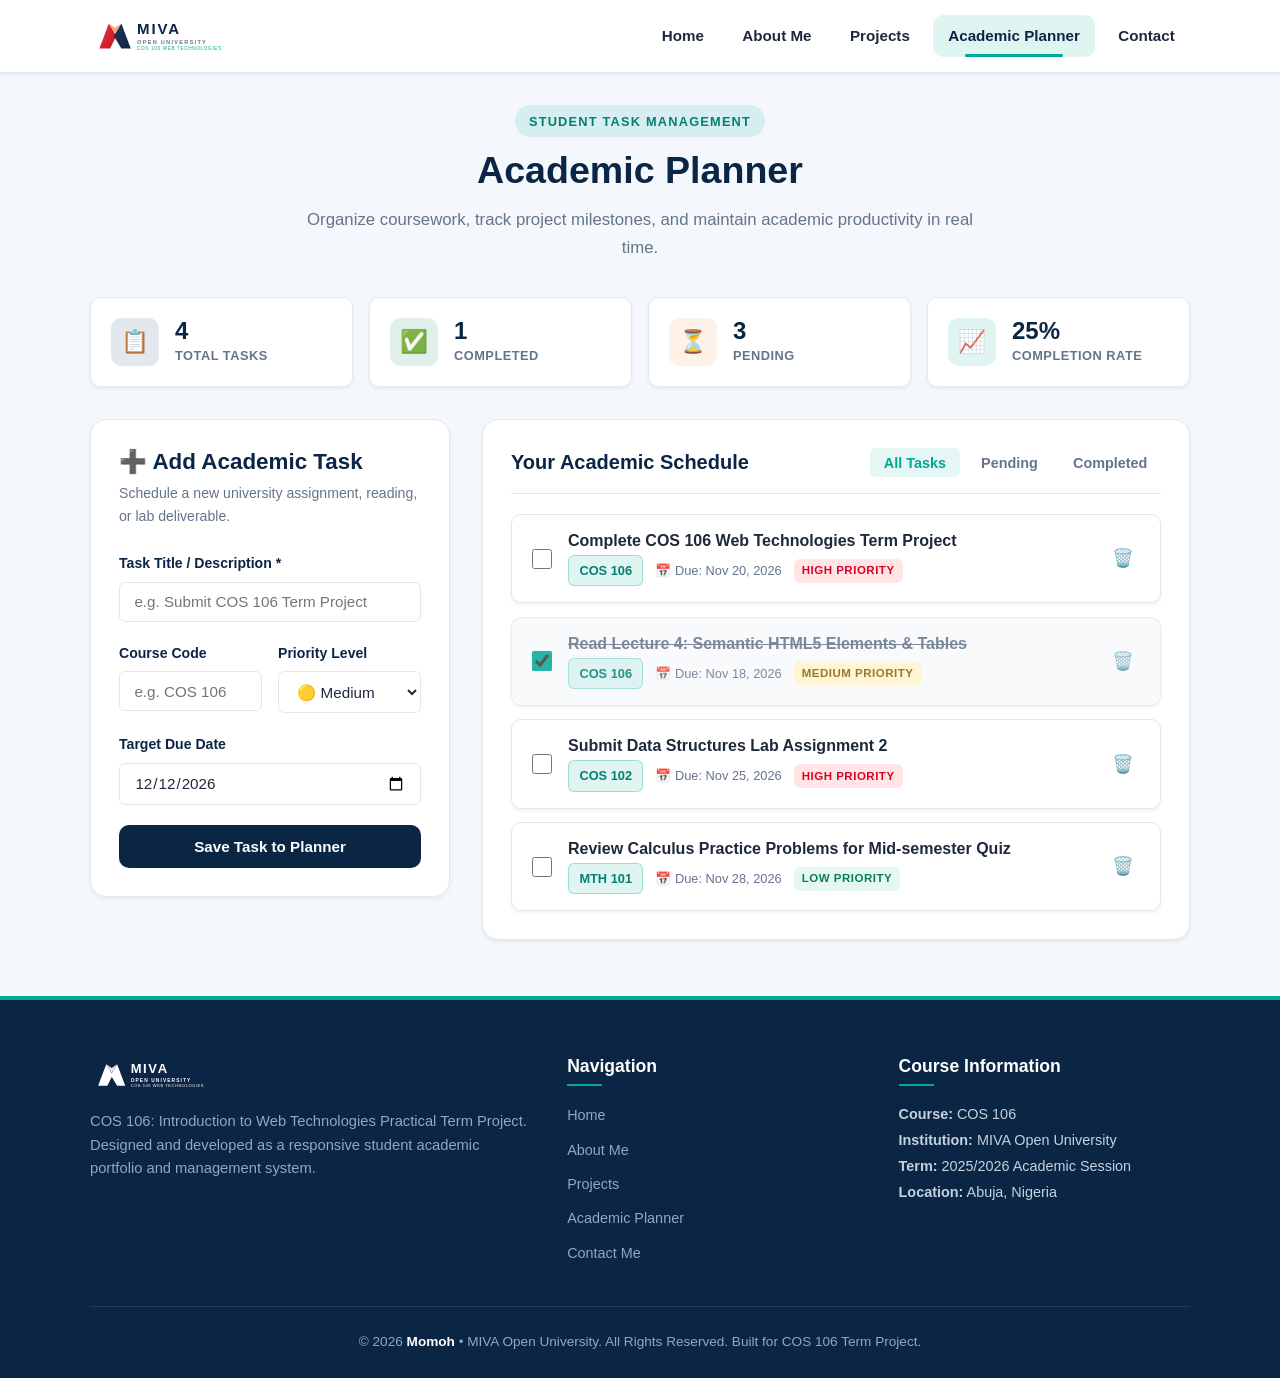
<file: planner.html>
<!DOCTYPE html>
<html lang="en">
<head>
  <meta charset="UTF-8" />
  <meta name="viewport" content="width=device-width, initial-scale=1.0" />
  <meta name="description" content="Academic Planner and Interactive Task Management System - COS 106 Term Project, MIVA Open University." />
  <meta name="author" content="Momoh" />
  <title>Academic Planner | Student Portfolio &amp; Management Platform</title>
  <!-- External CSS Stylesheet -->
  <link rel="stylesheet" href="css/style.css" />
  <link rel="icon" type="image/svg+xml" href="assets/images/miva-logo.svg" />
</head>
<body>

  <!-- Site Header & Navigation -->
  <header class="site-header">
    <div class="container navbar">
      <a href="index.html" class="nav-brand" aria-label="MIVA Open University Portfolio Home">
        <img src="assets/images/miva-logo.svg" alt="MIVA Open University Logo" class="nav-brand-img" width="180" height="44" />
      </a>

      <!-- Mobile Navigation Hamburger Toggle Button -->
      <button class="nav-toggle" id="navToggle" aria-label="Toggle navigation menu" aria-expanded="false">
        <span class="bar"></span>
        <span class="bar"></span>
        <span class="bar"></span>
      </button>

      <!-- Navigation Menu -->
      <nav aria-label="Primary Navigation">
        <ul class="nav-menu" id="navMenu">
          <li><a href="index.html" class="nav-link">Home</a></li>
          <li><a href="about.html" class="nav-link">About Me</a></li>
          <li><a href="projects.html" class="nav-link">Projects</a></li>
          <li><a href="planner.html" class="nav-link active" aria-current="page">Academic Planner</a></li>
          <li><a href="contact.html" class="nav-link">Contact</a></li>
        </ul>
      </nav>
    </div>
  </header>

  <!-- Main Content Area -->
  <main class="site-main" id="main-content">
    <div class="container">
      
      <!-- Page Header -->
      <header class="section-header">
        <span class="section-badge">Student Task Management</span>
        <h1>Academic Planner</h1>
        <p class="section-subtitle">
          Organize coursework, track project milestones, and maintain academic productivity in real time.
        </p>
      </header>

      <!-- Statistical Overview Widgets (Dynamic via JavaScript) -->
      <section class="planner-stats-row" aria-label="Academic Task Statistics">
        <div class="stat-widget">
          <div class="stat-widget-icon icon-blue">📋</div>
          <div class="stat-widget-info">
            <h4 id="totalTasksCount">0</h4>
            <p>Total Tasks</p>
          </div>
        </div>

        <div class="stat-widget">
          <div class="stat-widget-icon icon-green">✅</div>
          <div class="stat-widget-info">
            <h4 id="completedTasksCount">0</h4>
            <p>Completed</p>
          </div>
        </div>

        <div class="stat-widget">
          <div class="stat-widget-icon icon-amber">⏳</div>
          <div class="stat-widget-info">
            <h4 id="pendingTasksCount">0</h4>
            <p>Pending</p>
          </div>
        </div>

        <div class="stat-widget">
          <div class="stat-widget-icon icon-teal">📈</div>
          <div class="stat-widget-info">
            <h4 id="completionRate">0%</h4>
            <p>Completion Rate</p>
          </div>
        </div>
      </section>

      <!-- Planner Main Two-Column Layout -->
      <div class="planner-layout">
        
        <!-- Left Column: Add Task Form -->
        <aside class="card task-form-card" aria-label="Add New Academic Task">
          <h3 style="margin-bottom: 0.35rem;">➕ Add Academic Task</h3>
          <p style="color: var(--text-muted); font-size: 0.88rem; margin-bottom: 1.5rem;">
            Schedule a new university assignment, reading, or lab deliverable.
          </p>

          <form id="taskForm" novalidate>
            <div class="form-group">
              <label for="taskTitle">Task Title / Description *</label>
              <input 
                type="text" 
                id="taskTitle" 
                class="form-control" 
                placeholder="e.g. Submit COS 106 Term Project" 
                required 
              />
            </div>

            <div class="form-row">
              <div class="form-group">
                <label for="taskCourse">Course Code</label>
                <input 
                  type="text" 
                  id="taskCourse" 
                  class="form-control" 
                  placeholder="e.g. COS 106" 
                />
              </div>

              <div class="form-group">
                <label for="taskPriority">Priority Level</label>
                <select id="taskPriority" class="form-control">
                  <option value="high">🔴 High</option>
                  <option value="medium" selected>🟡 Medium</option>
                  <option value="low">🟢 Low</option>
                </select>
              </div>
            </div>

            <div class="form-group">
              <label for="taskDueDate">Target Due Date</label>
              <input 
                type="date" 
                id="taskDueDate" 
                class="form-control" 
              />
            </div>

            <button type="submit" class="btn btn-primary" style="width: 100%;">
              Save Task to Planner
            </button>
          </form>
        </aside>

        <!-- Right Column: Interactive Task List -->
        <section class="card" aria-label="Active Academic Task List">
          
          <!-- Controls Bar with Filter Tabs -->
          <div class="task-controls-bar">
            <h3 style="margin: 0; font-size: 1.25rem;">Your Academic Schedule</h3>
            
            <div class="task-filter-tabs" role="tablist" aria-label="Task Filters">
              <button type="button" class="tab-btn active" data-filter="all" role="tab" aria-selected="true">All Tasks</button>
              <button type="button" class="tab-btn" data-filter="pending" role="tab" aria-selected="false">Pending</button>
              <button type="button" class="tab-btn" data-filter="completed" role="tab" aria-selected="false">Completed</button>
            </div>
          </div>

          <!-- Dynamic Task List Container -->
          <ul class="task-list" id="taskList" aria-live="polite">
            <!-- Populated dynamically via JavaScript in js/planner.js -->
          </ul>

          <!-- Placeholder when no tasks match filter -->
          <div class="empty-task-placeholder" id="emptyPlaceholder" style="display: none;">
            <span>🎉</span>
            <h4>No Tasks Found</h4>
            <p>You have no scheduled tasks in this category. Use the form on the left to add one!</p>
          </div>

        </section>

      </div>

    </div>
  </main>

  <!-- Site Footer -->
  <footer class="site-footer">
    <div class="container">
      <div class="footer-grid">
        <div class="footer-brand">
          <img src="assets/images/miva-logo.svg" alt="MIVA Open University Logo" style="filter: brightness(0) invert(1); height: 38px; margin-bottom: 1rem;" />
          <p>
            COS 106: Introduction to Web Technologies Practical Term Project. 
            Designed and developed as a responsive student academic portfolio and management system.
          </p>
        </div>

        <div class="footer-links">
          <h4>Navigation</h4>
          <ul class="footer-menu">
            <li><a href="index.html">Home</a></li>
            <li><a href="about.html">About Me</a></li>
            <li><a href="projects.html">Projects</a></li>
            <li><a href="planner.html">Academic Planner</a></li>
            <li><a href="contact.html">Contact Me</a></li>
          </ul>
        </div>

        <div class="footer-contact">
          <h4>Course Information</h4>
          <p style="font-size: 0.9rem; line-height: 1.8;">
            <strong>Course:</strong> COS 106<br />
            <strong>Institution:</strong> MIVA Open University<br />
            <strong>Term:</strong> 2025/2026 Academic Session<br />
            <strong>Location:</strong> Abuja, Nigeria
          </p>
        </div>
      </div>

      <div class="footer-bottom">
        <p>&copy; <span id="currentYear">2026</span> <strong>Momoh</strong> • MIVA Open University. All Rights Reserved. Built for COS 106 Term Project.</p>
      </div>
    </div>
  </footer>

  <!-- Scripts -->
  <script src="js/main.js"></script>
  <script src="js/planner.js"></script>
</body>
</html>
</file>
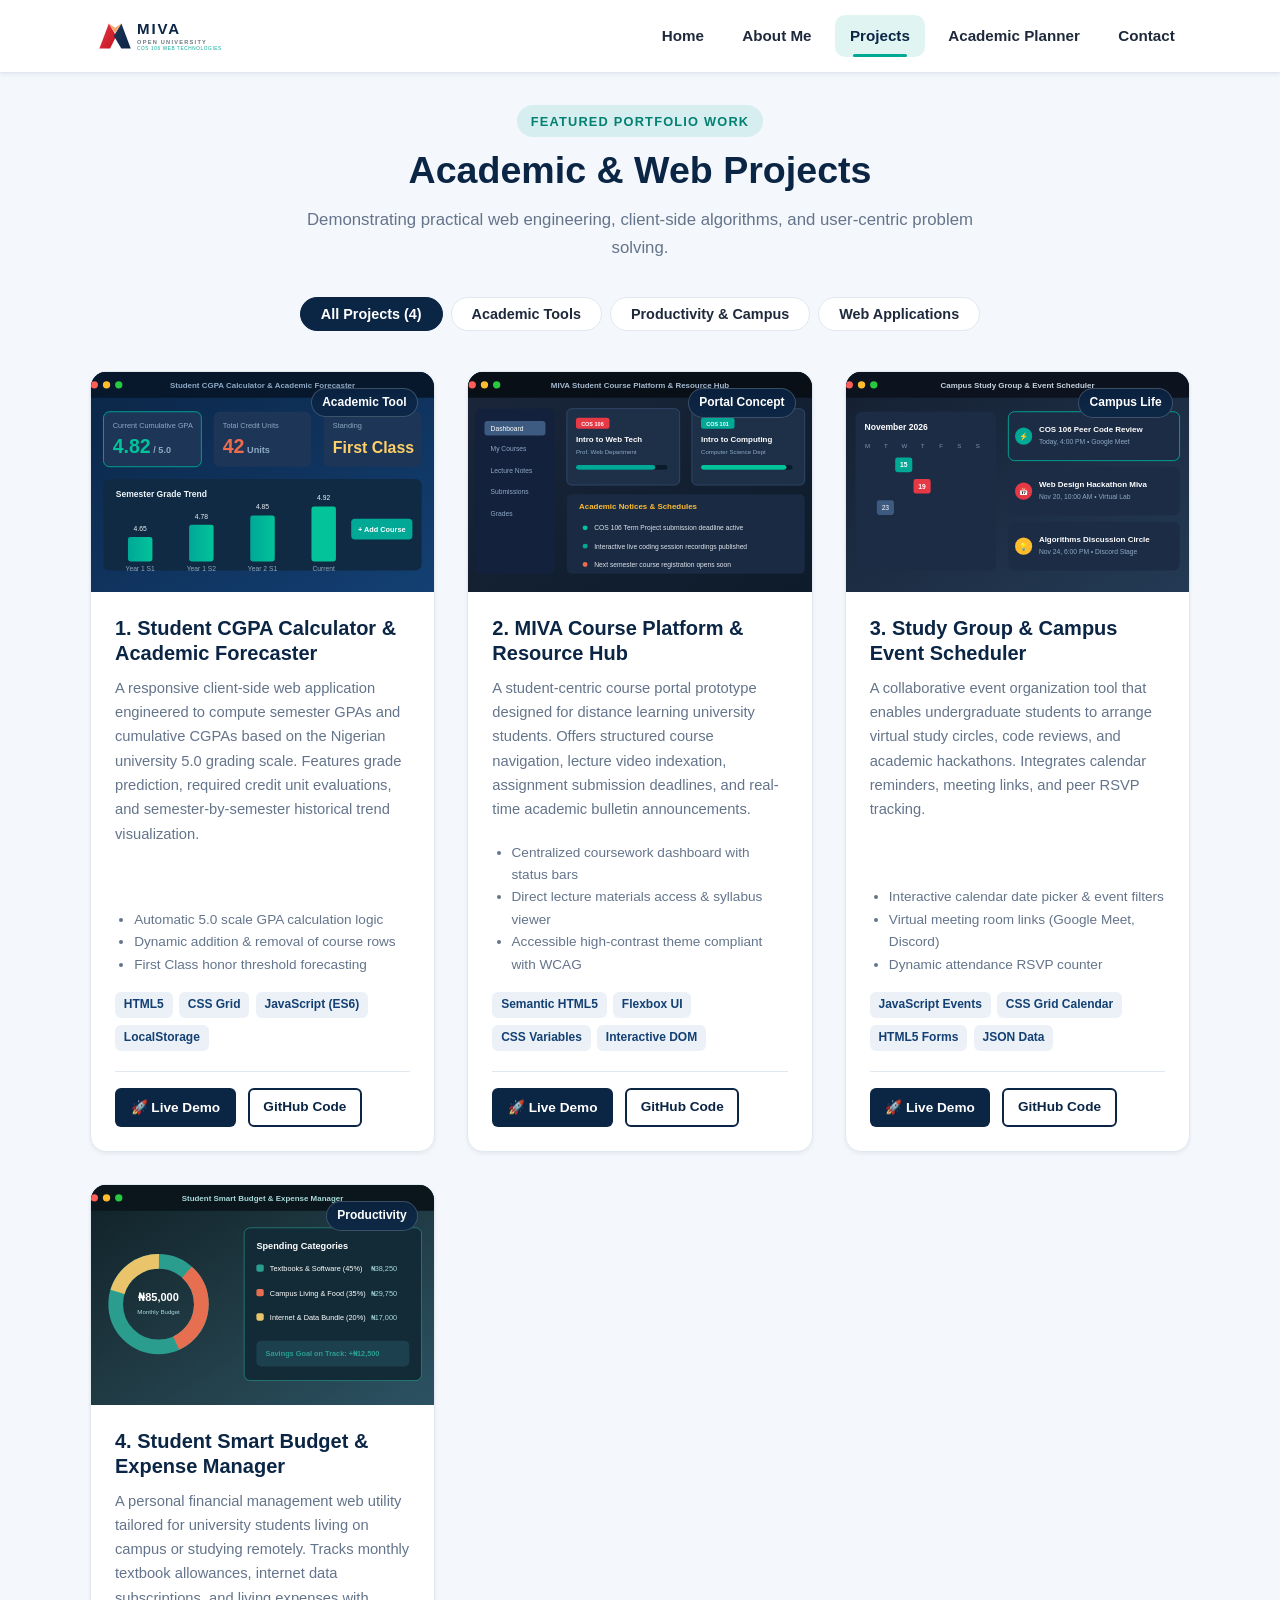
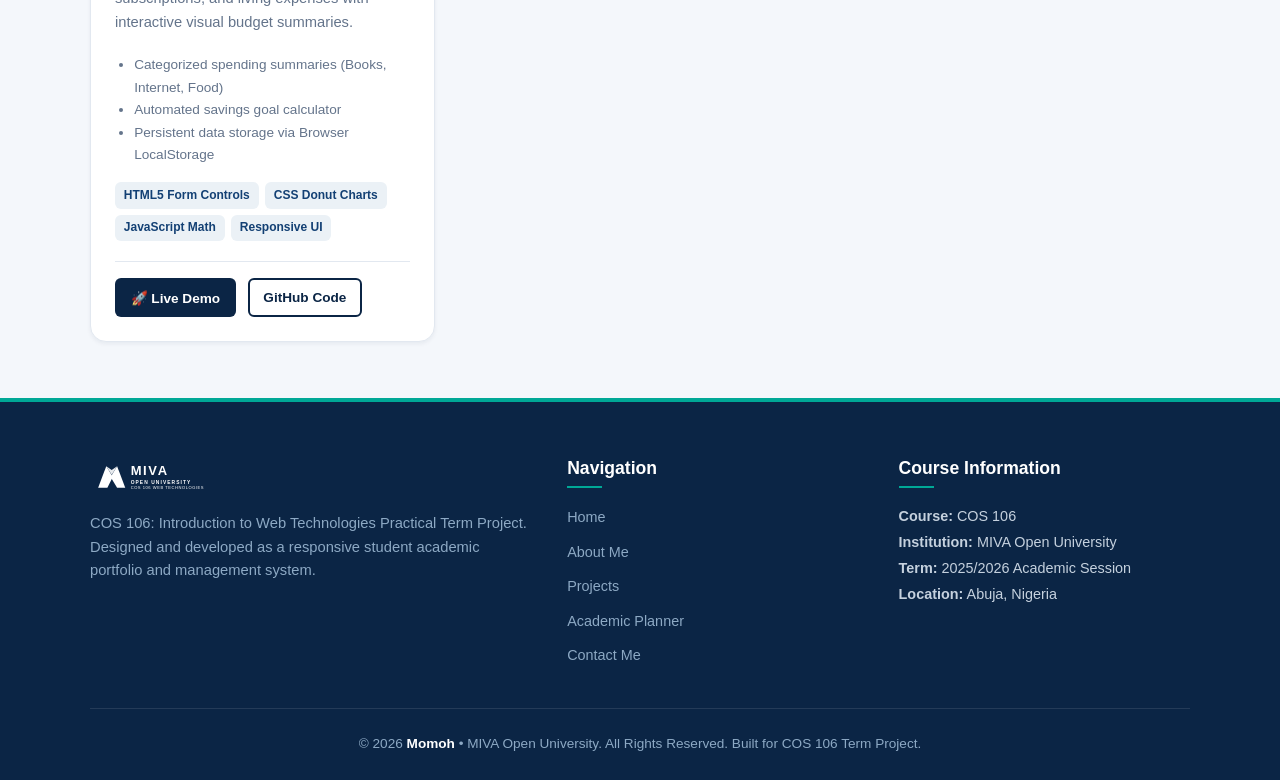
<file: projects.html>
<!DOCTYPE html>
<html lang="en">
<head>
  <meta charset="UTF-8" />
  <meta name="viewport" content="width=device-width, initial-scale=1.0" />
  <meta name="description" content="Academic and Web Engineering Projects by Momoh - MIVA Open University COS 106 Term Project." />
  <meta name="author" content="Momoh" />
  <title>Projects | Student Portfolio &amp; Academic Management Website</title>
  <!-- External CSS Stylesheet -->
  <link rel="stylesheet" href="css/style.css" />
  <link rel="icon" type="image/svg+xml" href="assets/images/miva-logo.svg" />
</head>
<body>

  <!-- Site Header & Navigation -->
  <header class="site-header">
    <div class="container navbar">
      <a href="index.html" class="nav-brand" aria-label="MIVA Open University Portfolio Home">
        <img src="assets/images/miva-logo.svg" alt="MIVA Open University Logo" class="nav-brand-img" width="180" height="44" />
      </a>

      <!-- Mobile Navigation Hamburger Toggle Button -->
      <button class="nav-toggle" id="navToggle" aria-label="Toggle navigation menu" aria-expanded="false">
        <span class="bar"></span>
        <span class="bar"></span>
        <span class="bar"></span>
      </button>

      <!-- Navigation Menu -->
      <nav aria-label="Primary Navigation">
        <ul class="nav-menu" id="navMenu">
          <li><a href="index.html" class="nav-link">Home</a></li>
          <li><a href="about.html" class="nav-link">About Me</a></li>
          <li><a href="projects.html" class="nav-link active" aria-current="page">Projects</a></li>
          <li><a href="planner.html" class="nav-link">Academic Planner</a></li>
          <li><a href="contact.html" class="nav-link">Contact</a></li>
        </ul>
      </nav>
    </div>
  </header>

  <!-- Main Content Area -->
  <main class="site-main" id="main-content">
    <div class="container">
      
      <!-- Page Header -->
      <header class="section-header">
        <span class="section-badge">Featured Portfolio Work</span>
        <h1>Academic &amp; Web Projects</h1>
        <p class="section-subtitle">
          Demonstrating practical web engineering, client-side algorithms, and user-centric problem solving.
        </p>
      </header>

      <!-- Interactive Category Filter Buttons -->
      <nav class="project-filters" aria-label="Project category filters">
        <button type="button" class="filter-btn active" data-category="all">All Projects (4)</button>
        <button type="button" class="filter-btn" data-category="academic">Academic Tools</button>
        <button type="button" class="filter-btn" data-category="productivity">Productivity &amp; Campus</button>
        <button type="button" class="filter-btn" data-category="webapps">Web Applications</button>
      </nav>

      <!-- Projects Grid (4 Projects) -->
      <div class="projects-grid" id="projectsGrid">
        
        <!-- Project 1: Student CGPA Calculator -->
        <article class="project-card" data-category="academic webapps">
          <figure class="project-thumb-wrap">
            <img 
              src="assets/images/project-gpa.svg" 
              alt="Screenshot of Student CGPA Calculator and Grade Forecaster web app" 
              class="project-thumb" 
              width="600" 
              height="360"
            />
            <span class="project-badge-float">Academic Tool</span>
            <figcaption class="sr-only" style="display:none;">Student CGPA Calculator UI Screenshot</figcaption>
          </figure>

          <div class="project-body">
            <h3 class="project-title">1. Student CGPA Calculator &amp; Academic Forecaster</h3>
            
            <p class="project-description">
              A responsive client-side web application engineered to compute semester GPAs and cumulative CGPAs 
              based on the Nigerian university 5.0 grading scale. Features grade prediction, required credit unit 
              evaluations, and semester-by-semester historical trend visualization.
            </p>

            <ul style="padding-left: 1.2rem; color: var(--text-muted); font-size: 0.85rem; margin-bottom: 1rem;">
              <li>Automatic 5.0 scale GPA calculation logic</li>
              <li>Dynamic addition &amp; removal of course rows</li>
              <li>First Class honor threshold forecasting</li>
            </ul>

            <div class="project-tags">
              <span class="project-tag">HTML5</span>
              <span class="project-tag">CSS Grid</span>
              <span class="project-tag">JavaScript (ES6)</span>
              <span class="project-tag">LocalStorage</span>
            </div>

            <div class="project-links">
              <button 
                type="button" 
                class="btn btn-primary btn-sm" 
                data-demo-target="true" 
                data-project-title="Student CGPA Calculator &amp; Academic Forecaster"
                data-project-desc="Interactive simulated demo initialized. In this application, students input course codes, credit weights, and letter grades to calculate semester and cumulative GPA with instant mathematical precision."
              >
                🚀 Live Demo
              </button>
              <a 
                href="https://github.com" 
                target="_blank" 
                rel="noopener noreferrer" 
                class="btn btn-outline btn-sm"
                aria-label="View CGPA Calculator source code on GitHub"
              >
                GitHub Code
              </a>
            </div>
          </div>
        </article>

        <!-- Project 2: MIVA Student Portal & Course Hub -->
        <article class="project-card" data-category="academic webapps">
          <figure class="project-thumb-wrap">
            <img 
              src="assets/images/project-portal.svg" 
              alt="Screenshot of MIVA Open University Student Course Portal and Resource Hub" 
              class="project-thumb" 
              width="600" 
              height="360"
            />
            <span class="project-badge-float">Portal Concept</span>
            <figcaption class="sr-only" style="display:none;">MIVA Student Course Portal Interface</figcaption>
          </figure>

          <div class="project-body">
            <h3 class="project-title">2. MIVA Course Platform &amp; Resource Hub</h3>
            
            <p class="project-description">
              A student-centric course portal prototype designed for distance learning university students. 
              Offers structured course navigation, lecture video indexation, assignment submission deadlines, 
              and real-time academic bulletin announcements.
            </p>

            <ul style="padding-left: 1.2rem; color: var(--text-muted); font-size: 0.85rem; margin-bottom: 1rem;">
              <li>Centralized coursework dashboard with status bars</li>
              <li>Direct lecture materials access &amp; syllabus viewer</li>
              <li>Accessible high-contrast theme compliant with WCAG</li>
            </ul>

            <div class="project-tags">
              <span class="project-tag">Semantic HTML5</span>
              <span class="project-tag">Flexbox UI</span>
              <span class="project-tag">CSS Variables</span>
              <span class="project-tag">Interactive DOM</span>
            </div>

            <div class="project-links">
              <button 
                type="button" 
                class="btn btn-primary btn-sm" 
                data-demo-target="true" 
                data-project-title="MIVA Course Platform &amp; Resource Hub"
                data-project-desc="Interactive simulated demo initialized. The student portal prototype features course card progress meters, interactive notice filtering, and lecture resource downloads."
              >
                🚀 Live Demo
              </button>
              <a 
                href="https://github.com" 
                target="_blank" 
                rel="noopener noreferrer" 
                class="btn btn-outline btn-sm"
                aria-label="View Course Platform source code on GitHub"
              >
                GitHub Code
              </a>
            </div>
          </div>
        </article>

        <!-- Project 3: Campus Study Group & Event Scheduler -->
        <article class="project-card" data-category="productivity">
          <figure class="project-thumb-wrap">
            <img 
              src="assets/images/project-events.svg" 
              alt="Screenshot of Campus Study Group &amp; Event Scheduler application" 
              class="project-thumb" 
              width="600" 
              height="360"
            />
            <span class="project-badge-float">Campus Life</span>
            <figcaption class="sr-only" style="display:none;">Campus Study Group Scheduler Mockup</figcaption>
          </figure>

          <div class="project-body">
            <h3 class="project-title">3. Study Group &amp; Campus Event Scheduler</h3>
            
            <p class="project-description">
              A collaborative event organization tool that enables undergraduate students to arrange virtual 
              study circles, code reviews, and academic hackathons. Integrates calendar reminders, meeting links, 
              and peer RSVP tracking.
            </p>

            <ul style="padding-left: 1.2rem; color: var(--text-muted); font-size: 0.85rem; margin-bottom: 1rem;">
              <li>Interactive calendar date picker &amp; event filters</li>
              <li>Virtual meeting room links (Google Meet, Discord)</li>
              <li>Dynamic attendance RSVP counter</li>
            </ul>

            <div class="project-tags">
              <span class="project-tag">JavaScript Events</span>
              <span class="project-tag">CSS Grid Calendar</span>
              <span class="project-tag">HTML5 Forms</span>
              <span class="project-tag">JSON Data</span>
            </div>

            <div class="project-links">
              <button 
                type="button" 
                class="btn btn-primary btn-sm" 
                data-demo-target="true" 
                data-project-title="Study Group &amp; Campus Event Scheduler"
                data-project-desc="Interactive simulated demo initialized. Students can create study groups for COS 106, join existing sessions, and synchronize deadlines with their personal calendars."
              >
                🚀 Live Demo
              </button>
              <a 
                href="https://github.com" 
                target="_blank" 
                rel="noopener noreferrer" 
                class="btn btn-outline btn-sm"
                aria-label="View Event Scheduler source code on GitHub"
              >
                GitHub Code
              </a>
            </div>
          </div>
        </article>

        <!-- Project 4: Student Smart Budget & Expense Manager -->
        <article class="project-card" data-category="productivity webapps">
          <figure class="project-thumb-wrap">
            <img 
              src="assets/images/project-budget.svg" 
              alt="Screenshot of Student Smart Budget &amp; Expense Manager web application" 
              class="project-thumb" 
              width="600" 
              height="360"
            />
            <span class="project-badge-float">Productivity</span>
            <figcaption class="sr-only" style="display:none;">Student Smart Budget UI Screenshot</figcaption>
          </figure>

          <div class="project-body">
            <h3 class="project-title">4. Student Smart Budget &amp; Expense Manager</h3>
            
            <p class="project-description">
              A personal financial management web utility tailored for university students living on campus or 
              studying remotely. Tracks monthly textbook allowances, internet data subscriptions, and living expenses 
              with interactive visual budget summaries.
            </p>

            <ul style="padding-left: 1.2rem; color: var(--text-muted); font-size: 0.85rem; margin-bottom: 1rem;">
              <li>Categorized spending summaries (Books, Internet, Food)</li>
              <li>Automated savings goal calculator</li>
              <li>Persistent data storage via Browser LocalStorage</li>
            </ul>

            <div class="project-tags">
              <span class="project-tag">HTML5 Form Controls</span>
              <span class="project-tag">CSS Donut Charts</span>
              <span class="project-tag">JavaScript Math</span>
              <span class="project-tag">Responsive UI</span>
            </div>

            <div class="project-links">
              <button 
                type="button" 
                class="btn btn-primary btn-sm" 
                data-demo-target="true" 
                data-project-title="Student Smart Budget &amp; Expense Manager"
                data-project-desc="Interactive simulated demo initialized. Allows students to log expenses, set monthly limits in Naira, and receive visual budget status notifications."
              >
                🚀 Live Demo
              </button>
              <a 
                href="https://github.com" 
                target="_blank" 
                rel="noopener noreferrer" 
                class="btn btn-outline btn-sm"
                aria-label="View Budget Manager source code on GitHub"
              >
                GitHub Code
              </a>
            </div>
          </div>
        </article>

      </div>

    </div>
  </main>

  <!-- Simulated Live Demo Modal Dialog -->
  <aside class="modal-overlay" id="demoModal" role="dialog" aria-modal="true" aria-labelledby="modalProjectTitle">
    <div class="modal-content">
      <div class="modal-icon">💻</div>
      <h3 id="modalProjectTitle" style="color: var(--primary-dark); margin-bottom: 0.5rem;">Project Demo</h3>
      <p id="modalProjectDesc" style="color: var(--text-muted); font-size: 0.95rem; margin-bottom: 1.5rem; line-height: 1.6;">
        Demonstration preview.
      </p>
      <div style="background-color: var(--bg-subtle); padding: 0.75rem; border-radius: var(--radius-sm); margin-bottom: 1.5rem; font-size: 0.85rem; color: var(--accent-teal-dark);">
        ✅ Live interactive simulation active • Powered by Vanilla JavaScript
      </div>
      <button type="button" class="btn btn-primary" id="modalCloseBtn">Close Demo Window</button>
    </div>
  </aside>

  <!-- Site Footer -->
  <footer class="site-footer">
    <div class="container">
      <div class="footer-grid">
        <div class="footer-brand">
          <img src="assets/images/miva-logo.svg" alt="MIVA Open University Logo" style="filter: brightness(0) invert(1); height: 38px; margin-bottom: 1rem;" />
          <p>
            COS 106: Introduction to Web Technologies Practical Term Project. 
            Designed and developed as a responsive student academic portfolio and management system.
          </p>
        </div>

        <div class="footer-links">
          <h4>Navigation</h4>
          <ul class="footer-menu">
            <li><a href="index.html">Home</a></li>
            <li><a href="about.html">About Me</a></li>
            <li><a href="projects.html">Projects</a></li>
            <li><a href="planner.html">Academic Planner</a></li>
            <li><a href="contact.html">Contact Me</a></li>
          </ul>
        </div>

        <div class="footer-contact">
          <h4>Course Information</h4>
          <p style="font-size: 0.9rem; line-height: 1.8;">
            <strong>Course:</strong> COS 106<br />
            <strong>Institution:</strong> MIVA Open University<br />
            <strong>Term:</strong> 2025/2026 Academic Session<br />
            <strong>Location:</strong> Abuja, Nigeria
          </p>
        </div>
      </div>

      <div class="footer-bottom">
        <p>&copy; <span id="currentYear">2026</span> <strong>Momoh</strong> • MIVA Open University. All Rights Reserved. Built for COS 106 Term Project.</p>
      </div>
    </div>
  </footer>

  <!-- Scripts -->
  <script src="js/main.js"></script>
  <!-- Inline category filtering script for Projects page -->
  <script>
    document.addEventListener('DOMContentLoaded', () => {
      const filterBtns = document.querySelectorAll('.filter-btn');
      const projectCards = document.querySelectorAll('.project-card');

      filterBtns.forEach(btn => {
        btn.addEventListener('click', () => {
          filterBtns.forEach(b => b.classList.remove('active'));
          btn.classList.add('active');

          const category = btn.getAttribute('data-category');

          projectCards.forEach(card => {
            const cardCategories = card.getAttribute('data-category') || '';
            if (category === 'all' || cardCategories.includes(category)) {
              card.style.display = 'flex';
            } else {
              card.style.display = 'none';
            }
          });
        });
      });
    });
  </script>
</body>
</html>
</file>
<file: css/style.css>
/* ==========================================================================
   COS 106 – Introduction to Web Technologies
   Practical Term Project: Student Portfolio & Academic Management Website
   Author: Momoh (Student Profile) - MIVA Open University
   Stylesheet: css/style.css
   ========================================================================== */

/* --------------------------------------------------------------------------
   1. CSS Variables & Design System
   -------------------------------------------------------------------------- */
:root {
  /* Brand Color Palette */
  --primary-dark: #0B2545;      /* Deep Miva Blue */
  --primary: #134074;           /* Royal Blue */
  --primary-light: #1D3557;     /* Slate Navy */
  --accent-teal: #00A896;       /* Vibrant Academic Teal */
  --accent-teal-dark: #028072;
  --accent-coral: #EE6C4D;      /* Warning / Accent Coral */
  --accent-amber: #F4A261;      /* Notice Amber */
  --accent-gold: #FFB703;       /* Star / Feature Gold */

  /* Neutral Tones */
  --bg-main: #F4F7FB;           /* Clean Page Background */
  --bg-card: #FFFFFF;           /* Pure White Surface */
  --bg-subtle: #EBF1F6;         /* Light Container Fill */
  --text-main: #1E293B;         /* Slate 800 Primary Text */
  --text-muted: #64748B;        /* Slate 500 Secondary Text */
  --text-light: #F8FAFC;        /* Light Text on Dark BG */
  --border-color: #E2E8F0;      /* Subtle Border */
  --border-focus: #00A896;      /* Active Element Border */

  /* Status Colors */
  --success-bg: #E6F7F0;
  --success-text: #087F5B;
  --danger-bg: #FFEAEA;
  --danger-text: #D90429;
  --priority-high: #E63946;
  --priority-med: #F4A261;
  --priority-low: #00A896;

  /* Typography */
  --font-heading: 'Segoe UI', -apple-system, BlinkMacSystemFont, Roboto, 'Helvetica Neue', sans-serif;
  --font-body: 'Segoe UI', -apple-system, BlinkMacSystemFont, Roboto, Arial, sans-serif;
  --font-mono: 'SFMono-Regular', Consolas, 'Liberation Mono', Menlo, monospace;

  /* Shadows */
  --shadow-sm: 0 2px 4px rgba(11, 37, 69, 0.06);
  --shadow-md: 0 4px 12px rgba(11, 37, 69, 0.08);
  --shadow-lg: 0 10px 25px rgba(11, 37, 69, 0.12);
  --shadow-hover: 0 14px 30px rgba(11, 37, 69, 0.16);

  /* Border Radii */
  --radius-sm: 6px;
  --radius-md: 10px;
  --radius-lg: 16px;
  --radius-full: 9999px;

  /* Transitions */
  --transition-fast: all 0.2s ease-in-out;
  --transition-normal: all 0.3s ease-in-out;
}

/* --------------------------------------------------------------------------
   2. Reset & Base Styles
   -------------------------------------------------------------------------- */
*, *::before, *::after {
  box-sizing: border-box;
  margin: 0;
  padding: 0;
}

html {
  scroll-behavior: smooth;
  font-size: 16px;
}

body {
  font-family: var(--font-body);
  color: var(--text-main);
  background-color: var(--bg-main);
  line-height: 1.65;
  display: flex;
  flex-direction: column;
  min-height: 100vh;
  -webkit-font-smoothing: antialiased;
}

img, video, svg {
  max-width: 100%;
  height: auto;
  display: block;
}

a {
  color: var(--primary);
  text-decoration: none;
  transition: var(--transition-fast);
}

a:hover {
  color: var(--accent-teal);
}

h1, h2, h3, h4, h5, h6 {
  font-family: var(--font-heading);
  color: var(--primary-dark);
  line-height: 1.25;
  margin-bottom: 0.75rem;
  font-weight: 700;
}

h1 { font-size: 2.35rem; }
h2 { font-size: 1.85rem; }
h3 { font-size: 1.4rem; }
h4 { font-size: 1.15rem; }

p {
  margin-bottom: 1rem;
}

p:last-child {
  margin-bottom: 0;
}

/* --------------------------------------------------------------------------
   3. Layout Containers & Global Utilities
   -------------------------------------------------------------------------- */
.container {
  width: 100%;
  max-width: 1140px;
  margin-left: auto;
  margin-right: auto;
  padding-left: 1.25rem;
  padding-right: 1.25rem;
}

.site-main {
  flex: 1 0 auto;
  padding-top: 2rem;
  padding-bottom: 3.5rem;
}

.section-block {
  margin-bottom: 3rem;
}

.section-header {
  text-align: center;
  max-width: 680px;
  margin: 0 auto 2.25rem auto;
}

.section-badge {
  display: inline-block;
  background-color: rgba(0, 168, 150, 0.12);
  color: var(--accent-teal-dark);
  font-size: 0.8rem;
  font-weight: 700;
  text-transform: uppercase;
  letter-spacing: 1.2px;
  padding: 0.35rem 0.85rem;
  border-radius: var(--radius-full);
  margin-bottom: 0.6rem;
}

.section-subtitle {
  color: var(--text-muted);
  font-size: 1.05rem;
}

.card {
  background-color: var(--bg-card);
  border-radius: var(--radius-lg);
  border: 1px solid var(--border-color);
  padding: 1.75rem;
  box-shadow: var(--shadow-sm);
  transition: var(--transition-normal);
}

.card:hover {
  box-shadow: var(--shadow-md);
}

/* Buttons */
.btn {
  display: inline-flex;
  align-items: center;
  justify-content: center;
  gap: 0.5rem;
  font-family: var(--font-heading);
  font-size: 0.95rem;
  font-weight: 600;
  padding: 0.7rem 1.4rem;
  border-radius: var(--radius-md);
  border: 2px solid transparent;
  cursor: pointer;
  transition: var(--transition-fast);
  text-decoration: none;
}

.btn-primary {
  background-color: var(--primary-dark);
  color: #FFFFFF;
}

.btn-primary:hover {
  background-color: var(--primary);
  color: #FFFFFF;
  transform: translateY(-2px);
  box-shadow: var(--shadow-md);
}

.btn-accent {
  background-color: var(--accent-teal);
  color: #FFFFFF;
}

.btn-accent:hover {
  background-color: var(--accent-teal-dark);
  color: #FFFFFF;
  transform: translateY(-2px);
  box-shadow: var(--shadow-md);
}

.btn-outline {
  background-color: transparent;
  color: var(--primary-dark);
  border-color: var(--primary-dark);
}

.btn-outline:hover {
  background-color: var(--primary-dark);
  color: #FFFFFF;
  transform: translateY(-2px);
}

.btn-danger {
  background-color: var(--danger-text);
  color: #FFFFFF;
}

.btn-danger:hover {
  background-color: #B70322;
}

.btn-sm {
  padding: 0.4rem 0.85rem;
  font-size: 0.85rem;
  border-radius: var(--radius-sm);
}

/* --------------------------------------------------------------------------
   4. Navigation Header & Responsive Menu
   -------------------------------------------------------------------------- */
.site-header {
  position: sticky;
  top: 0;
  z-index: 1000;
  background-color: rgba(255, 255, 255, 0.96);
  backdrop-filter: blur(10px);
  border-bottom: 1px solid var(--border-color);
  box-shadow: var(--shadow-sm);
}

.navbar {
  display: flex;
  align-items: center;
  justify-content: space-between;
  height: 72px;
}

.nav-brand {
  display: flex;
  align-items: center;
  gap: 0.75rem;
  text-decoration: none;
}

.nav-brand-img {
  height: 44px;
  width: auto;
}

.nav-menu {
  display: flex;
  align-items: center;
  list-style: none;
  gap: 0.5rem;
}

.nav-link {
  display: block;
  padding: 0.55rem 0.95rem;
  font-weight: 600;
  font-size: 0.95rem;
  color: var(--text-main);
  border-radius: var(--radius-md);
  transition: var(--transition-fast);
  position: relative;
}

.nav-link:hover {
  color: var(--accent-teal);
  background-color: var(--bg-subtle);
}

.nav-link.active {
  color: var(--primary-dark);
  background-color: rgba(0, 168, 150, 0.12);
  font-weight: 700;
}

.nav-link.active::after {
  content: '';
  position: absolute;
  bottom: 0;
  left: 20%;
  right: 20%;
  height: 3px;
  background-color: var(--accent-teal);
  border-radius: var(--radius-full);
}

/* Hamburger Toggle for Mobile */
.nav-toggle {
  display: none;
  background: transparent;
  border: none;
  cursor: pointer;
  padding: 0.5rem;
  flex-direction: column;
  gap: 5px;
}

.nav-toggle .bar {
  width: 25px;
  height: 3px;
  background-color: var(--primary-dark);
  border-radius: 3px;
  transition: var(--transition-fast);
}

/* --------------------------------------------------------------------------
   5. Hero Section (Homepage)
   -------------------------------------------------------------------------- */
.hero-section {
  padding: 2.5rem 0;
}

.hero-grid {
  display: grid;
  grid-template-columns: 1.25fr 0.9fr;
  align-items: center;
  gap: 3rem;
}

.hero-badge-wrap {
  margin-bottom: 1rem;
}

.hero-badge {
  display: inline-flex;
  align-items: center;
  gap: 0.5rem;
  background-color: #EBF8F6;
  border: 1px solid rgba(0, 168, 150, 0.3);
  color: var(--accent-teal-dark);
  font-size: 0.85rem;
  font-weight: 600;
  padding: 0.35rem 0.85rem;
  border-radius: var(--radius-full);
}

.hero-badge-dot {
  width: 8px;
  height: 8px;
  background-color: var(--accent-teal);
  border-radius: 50%;
  animation: pulse-dot 1.8s infinite ease-in-out;
}

@keyframes pulse-dot {
  0%, 100% { opacity: 1; transform: scale(1); }
  50% { opacity: 0.4; transform: scale(1.3); }
}

.hero-title {
  font-size: 2.6rem;
  line-height: 1.2;
  margin-bottom: 1rem;
  color: var(--primary-dark);
}

.hero-title-highlight {
  color: var(--accent-teal);
  position: relative;
}

.hero-subtitle {
  font-size: 1.2rem;
  font-weight: 600;
  color: var(--primary);
  margin-bottom: 1rem;
}

.hero-bio {
  color: var(--text-muted);
  font-size: 1.05rem;
  line-height: 1.7;
  margin-bottom: 1.75rem;
}

.hero-actions {
  display: flex;
  flex-wrap: wrap;
  gap: 1rem;
  margin-bottom: 2rem;
}

.hero-meta-stats {
  display: grid;
  grid-template-columns: repeat(3, 1fr);
  gap: 1rem;
  padding-top: 1.5rem;
  border-top: 1px solid var(--border-color);
}

.meta-stat-item h4 {
  font-size: 1.6rem;
  color: var(--primary-dark);
  margin-bottom: 0.15rem;
}

.meta-stat-item p {
  font-size: 0.85rem;
  color: var(--text-muted);
  font-weight: 500;
}

.hero-visual {
  text-align: center;
  position: relative;
}

.hero-photo-wrapper {
  position: relative;
  max-width: 380px;
  margin: 0 auto;
}

.hero-photo {
  width: 100%;
  border-radius: var(--radius-lg);
  box-shadow: var(--shadow-lg);
  border: 4px solid #FFFFFF;
}

.hero-floating-card {
  position: absolute;
  bottom: -20px;
  right: -10px;
  background-color: var(--bg-card);
  padding: 0.85rem 1.25rem;
  border-radius: var(--radius-md);
  box-shadow: var(--shadow-lg);
  border: 1px solid var(--border-color);
  display: flex;
  align-items: center;
  gap: 0.75rem;
  animation: float-card 3.5s ease-in-out infinite alternate;
}

@keyframes float-card {
  0% { transform: translateY(0); }
  100% { transform: translateY(-8px); }
}

.floating-card-icon {
  font-size: 1.75rem;
}

.floating-card-text h5 {
  font-size: 0.95rem;
  margin-bottom: 0.1rem;
}

.floating-card-text p {
  font-size: 0.75rem;
  color: var(--text-muted);
}

/* Audio Player Section on Homepage */
.audio-intro-card {
  background: linear-gradient(135deg, #0B2545 0%, #134074 100%);
  color: #FFFFFF;
  border-radius: var(--radius-lg);
  padding: 1.75rem;
  display: flex;
  flex-wrap: wrap;
  align-items: center;
  justify-content: space-between;
  gap: 1.5rem;
  box-shadow: var(--shadow-md);
  margin-top: 2rem;
}

.audio-intro-info h3 {
  color: #FFFFFF;
  font-size: 1.25rem;
  margin-bottom: 0.35rem;
}

.audio-intro-info p {
  color: #C5D1DE;
  font-size: 0.9rem;
  margin: 0;
}

.audio-player-wrap audio {
  width: 280px;
  max-width: 100%;
  border-radius: var(--radius-md);
}

/* --------------------------------------------------------------------------
   6. About Me Page Styles (Education, Aspirations, Skills, Hobbies)
   -------------------------------------------------------------------------- */
.profile-overview-card {
  display: grid;
  grid-template-columns: 240px 1fr;
  gap: 2rem;
  align-items: center;
  margin-bottom: 2.5rem;
}

.profile-card-img {
  width: 100%;
  border-radius: var(--radius-md);
  box-shadow: var(--shadow-md);
}

.profile-card-details h2 {
  margin-bottom: 0.35rem;
}

.profile-badge-row {
  display: flex;
  flex-wrap: wrap;
  gap: 0.5rem;
  margin-bottom: 1rem;
}

.tag {
  display: inline-block;
  background-color: var(--bg-subtle);
  color: var(--primary);
  font-size: 0.8rem;
  font-weight: 600;
  padding: 0.25rem 0.65rem;
  border-radius: var(--radius-sm);
  border: 1px solid var(--border-color);
}

.tag-accent {
  background-color: rgba(0, 168, 150, 0.12);
  color: var(--accent-teal-dark);
  border-color: rgba(0, 168, 150, 0.3);
}

/* Semantic Academic Table */
.table-responsive {
  width: 100%;
  overflow-x: auto;
  border-radius: var(--radius-md);
  box-shadow: var(--shadow-sm);
  border: 1px solid var(--border-color);
  background-color: #FFFFFF;
  margin-top: 1rem;
}

.academic-table {
  width: 100%;
  border-collapse: collapse;
  font-size: 0.95rem;
  text-align: left;
}

.academic-table caption {
  font-weight: 700;
  font-size: 1.05rem;
  color: var(--primary-dark);
  padding: 1rem 1.25rem;
  text-align: left;
  border-bottom: 1px solid var(--border-color);
  background-color: #FAFBFD;
}

.academic-table th, 
.academic-table td {
  padding: 0.9rem 1.25rem;
  border-bottom: 1px solid var(--border-color);
}

.academic-table th {
  background-color: #F1F5F9;
  color: var(--primary-dark);
  font-weight: 600;
  text-transform: uppercase;
  font-size: 0.78rem;
  letter-spacing: 0.6px;
}

.academic-table tbody tr:hover {
  background-color: #F8FAFC;
}

.academic-table tfoot {
  font-weight: 700;
  background-color: #F8FAFC;
  color: var(--primary-dark);
}

.badge-grade {
  display: inline-block;
  padding: 0.2rem 0.6rem;
  font-size: 0.8rem;
  font-weight: 700;
  border-radius: var(--radius-sm);
  background-color: var(--success-bg);
  color: var(--success-text);
}

/* Skills Grid */
.skills-grid {
  display: grid;
  grid-template-columns: repeat(auto-fit, minmax(280px, 1fr));
  gap: 1.5rem;
}

.skill-card h4 {
  display: flex;
  align-items: center;
  gap: 0.5rem;
  margin-bottom: 1rem;
  color: var(--primary-dark);
  font-size: 1.15rem;
}

.skill-list {
  list-style: none;
}

.skill-item {
  margin-bottom: 1rem;
}

.skill-item:last-child {
  margin-bottom: 0;
}

.skill-info {
  display: flex;
  justify-content: space-between;
  font-size: 0.9rem;
  font-weight: 600;
  margin-bottom: 0.35rem;
}

.skill-progress-bar {
  height: 8px;
  background-color: var(--bg-subtle);
  border-radius: var(--radius-full);
  overflow: hidden;
}

.skill-fill {
  height: 100%;
  background: linear-gradient(90deg, var(--primary) 0%, var(--accent-teal) 100%);
  border-radius: var(--radius-full);
  transition: width 1s ease-in-out;
}

/* Aspirations & Roadmap */
.aspirations-grid {
  display: grid;
  grid-template-columns: repeat(auto-fit, minmax(300px, 1fr));
  gap: 1.5rem;
}

.aspiration-card {
  position: relative;
  overflow: hidden;
  border-left: 4px solid var(--accent-teal);
}

.aspiration-card h3 {
  font-size: 1.25rem;
  margin-bottom: 0.5rem;
}

/* Hobbies & Interests */
.hobbies-grid {
  display: grid;
  grid-template-columns: repeat(auto-fit, minmax(240px, 1fr));
  gap: 1.25rem;
}

.hobby-card {
  text-align: center;
  padding: 1.5rem 1.25rem;
  border-radius: var(--radius-md);
  background-color: #FFFFFF;
  border: 1px solid var(--border-color);
  box-shadow: var(--shadow-sm);
  transition: var(--transition-fast);
}

.hobby-card:hover {
  transform: translateY(-4px);
  box-shadow: var(--shadow-md);
  border-color: var(--accent-teal);
}

.hobby-icon {
  font-size: 2.25rem;
  margin-bottom: 0.75rem;
  display: inline-block;
}

.hobby-card h4 {
  font-size: 1.1rem;
  margin-bottom: 0.4rem;
}

.hobby-card p {
  font-size: 0.88rem;
  color: var(--text-muted);
}

/* Video Showcase Component */
.video-showcase-box {
  background-color: var(--bg-card);
  border-radius: var(--radius-lg);
  border: 1px solid var(--border-color);
  overflow: hidden;
  box-shadow: var(--shadow-md);
}

.video-container {
  position: relative;
  background-color: #000000;
  width: 100%;
  max-height: 480px;
}

.video-container video {
  width: 100%;
  max-height: 480px;
  object-fit: cover;
}

.video-details {
  padding: 1.5rem;
}

/* Definition List for Key Highlights */
.spec-list {
  display: grid;
  grid-template-columns: 140px 1fr;
  row-gap: 0.75rem;
  font-size: 0.95rem;
}

.spec-list dt {
  font-weight: 700;
  color: var(--primary-dark);
}

.spec-list dd {
  color: var(--text-muted);
  margin-left: 0;
}

/* --------------------------------------------------------------------------
   7. Projects Page Styles
   -------------------------------------------------------------------------- */
.project-filters {
  display: flex;
  justify-content: center;
  flex-wrap: wrap;
  gap: 0.5rem;
  margin-bottom: 2.5rem;
}

.filter-btn {
  background-color: var(--bg-card);
  color: var(--text-main);
  border: 1px solid var(--border-color);
  padding: 0.5rem 1.25rem;
  border-radius: var(--radius-full);
  font-size: 0.9rem;
  font-weight: 600;
  cursor: pointer;
  transition: var(--transition-fast);
}

.filter-btn:hover {
  border-color: var(--accent-teal);
  color: var(--accent-teal);
}

.filter-btn.active {
  background-color: var(--primary-dark);
  color: #FFFFFF;
  border-color: var(--primary-dark);
}

.projects-grid {
  display: grid;
  grid-template-columns: repeat(auto-fit, minmax(320px, 1fr));
  gap: 2rem;
}

.project-card {
  display: flex;
  flex-direction: column;
  height: 100%;
  border-radius: var(--radius-lg);
  overflow: hidden;
  background-color: var(--bg-card);
  border: 1px solid var(--border-color);
  box-shadow: var(--shadow-sm);
  transition: var(--transition-normal);
}

.project-card:hover {
  transform: translateY(-6px);
  box-shadow: var(--shadow-hover);
  border-color: rgba(0, 168, 150, 0.4);
}

.project-thumb-wrap {
  position: relative;
  overflow: hidden;
  background-color: var(--primary-dark);
}

.project-thumb {
  width: 100%;
  height: 220px;
  object-fit: cover;
  transition: transform 0.4s ease;
}

.project-card:hover .project-thumb {
  transform: scale(1.04);
}

.project-badge-float {
  position: absolute;
  top: 1rem;
  right: 1rem;
  background: rgba(11, 37, 69, 0.85);
  backdrop-filter: blur(4px);
  color: #FFFFFF;
  font-size: 0.75rem;
  font-weight: 700;
  padding: 0.25rem 0.65rem;
  border-radius: var(--radius-full);
  border: 1px solid rgba(255, 255, 255, 0.2);
}

.project-body {
  padding: 1.5rem;
  display: flex;
  flex-direction: column;
  flex: 1;
}

.project-title {
  font-size: 1.25rem;
  margin-bottom: 0.6rem;
  color: var(--primary-dark);
}

.project-description {
  color: var(--text-muted);
  font-size: 0.92rem;
  margin-bottom: 1.25rem;
  flex-grow: 1;
}

.project-tags {
  display: flex;
  flex-wrap: wrap;
  gap: 0.4rem;
  margin-bottom: 1.25rem;
}

.project-tag {
  background-color: var(--bg-subtle);
  color: var(--primary);
  font-size: 0.75rem;
  font-weight: 600;
  padding: 0.2rem 0.55rem;
  border-radius: var(--radius-sm);
}

.project-links {
  display: flex;
  gap: 0.75rem;
  padding-top: 1rem;
  border-top: 1px solid var(--border-color);
}

/* Modal for Simulated Live Demo */
.modal-overlay {
  position: fixed;
  top: 0;
  left: 0;
  right: 0;
  bottom: 0;
  background-color: rgba(11, 37, 69, 0.6);
  backdrop-filter: blur(4px);
  display: flex;
  align-items: center;
  justify-content: center;
  z-index: 2000;
  opacity: 0;
  visibility: hidden;
  transition: var(--transition-fast);
}

.modal-overlay.active {
  opacity: 1;
  visibility: visible;
}

.modal-content {
  background-color: var(--bg-card);
  border-radius: var(--radius-lg);
  max-width: 500px;
  width: 90%;
  padding: 2rem;
  box-shadow: var(--shadow-lg);
  transform: translateY(20px);
  transition: var(--transition-fast);
  text-align: center;
}

.modal-overlay.active .modal-content {
  transform: translateY(0);
}

.modal-icon {
  font-size: 3rem;
  color: var(--accent-teal);
  margin-bottom: 1rem;
}

/* --------------------------------------------------------------------------
   8. Academic Planner Page (Interactive Task Management)
   -------------------------------------------------------------------------- */
.planner-stats-row {
  display: grid;
  grid-template-columns: repeat(4, 1fr);
  gap: 1rem;
  margin-bottom: 2rem;
}

.stat-widget {
  background-color: var(--bg-card);
  padding: 1.25rem;
  border-radius: var(--radius-md);
  border: 1px solid var(--border-color);
  box-shadow: var(--shadow-sm);
  display: flex;
  align-items: center;
  gap: 1rem;
}

.stat-widget-icon {
  width: 48px;
  height: 48px;
  border-radius: var(--radius-md);
  display: flex;
  align-items: center;
  justify-content: center;
  font-size: 1.4rem;
}

.icon-blue { background-color: rgba(19, 64, 116, 0.12); color: var(--primary); }
.icon-teal { background-color: rgba(0, 168, 150, 0.12); color: var(--accent-teal); }
.icon-amber { background-color: rgba(244, 162, 97, 0.15); color: var(--accent-amber); }
.icon-green { background-color: rgba(8, 127, 91, 0.12); color: var(--success-text); }

.stat-widget-info h4 {
  font-size: 1.5rem;
  margin-bottom: 0.1rem;
  line-height: 1;
}

.stat-widget-info p {
  font-size: 0.8rem;
  color: var(--text-muted);
  font-weight: 600;
  text-transform: uppercase;
  letter-spacing: 0.5px;
}

.planner-layout {
  display: grid;
  grid-template-columns: 360px 1fr;
  gap: 2rem;
  align-items: start;
}

/* Planner Form */
.task-form-card {
  position: sticky;
  top: 90px;
}

.form-group {
  margin-bottom: 1.25rem;
}

.form-group label {
  display: block;
  font-size: 0.88rem;
  font-weight: 600;
  color: var(--primary-dark);
  margin-bottom: 0.4rem;
}

.form-control {
  width: 100%;
  padding: 0.65rem 0.9rem;
  font-family: inherit;
  font-size: 0.95rem;
  color: var(--text-main);
  background-color: #FFFFFF;
  border: 1px solid var(--border-color);
  border-radius: var(--radius-sm);
  outline: none;
  transition: var(--transition-fast);
}

.form-control:focus {
  border-color: var(--border-focus);
  box-shadow: 0 0 0 3px rgba(0, 168, 150, 0.15);
}

.form-row {
  display: grid;
  grid-template-columns: 1fr 1fr;
  gap: 1rem;
}

/* Task List Area */
.task-controls-bar {
  display: flex;
  align-items: center;
  justify-content: space-between;
  flex-wrap: wrap;
  gap: 1rem;
  margin-bottom: 1.25rem;
  padding-bottom: 1rem;
  border-bottom: 1px solid var(--border-color);
}

.task-filter-tabs {
  display: flex;
  gap: 0.5rem;
}

.tab-btn {
  background: transparent;
  border: none;
  font-size: 0.9rem;
  font-weight: 600;
  color: var(--text-muted);
  padding: 0.4rem 0.85rem;
  border-radius: var(--radius-sm);
  cursor: pointer;
  transition: var(--transition-fast);
}

.tab-btn:hover {
  color: var(--primary-dark);
  background-color: var(--bg-subtle);
}

.tab-btn.active {
  color: var(--accent-teal);
  background-color: rgba(0, 168, 150, 0.1);
  font-weight: 700;
}

.task-list {
  list-style: none;
  display: flex;
  flex-direction: column;
  gap: 0.85rem;
}

.task-item {
  background-color: var(--bg-card);
  border: 1px solid var(--border-color);
  border-radius: var(--radius-md);
  padding: 1rem 1.25rem;
  display: flex;
  align-items: center;
  justify-content: space-between;
  gap: 1rem;
  box-shadow: var(--shadow-sm);
  transition: var(--transition-fast);
}

.task-item:hover {
  box-shadow: var(--shadow-md);
  border-color: #CBD5E1;
}

.task-item.completed {
  background-color: #F8FAFC;
  opacity: 0.85;
}

.task-item.completed .task-title {
  text-decoration: line-through;
  color: var(--text-muted);
}

.task-left {
  display: flex;
  align-items: center;
  gap: 1rem;
  flex: 1;
}

.task-checkbox {
  width: 20px;
  height: 20px;
  cursor: pointer;
  accent-color: var(--accent-teal);
}

.task-content {
  flex: 1;
}

.task-title {
  font-size: 1rem;
  font-weight: 600;
  color: var(--text-main);
  margin-bottom: 0.25rem;
}

.task-meta {
  display: flex;
  flex-wrap: wrap;
  align-items: center;
  gap: 0.75rem;
  font-size: 0.8rem;
  color: var(--text-muted);
}

.priority-badge {
  display: inline-block;
  padding: 0.15rem 0.5rem;
  border-radius: var(--radius-sm);
  font-size: 0.72rem;
  font-weight: 700;
  text-transform: uppercase;
  letter-spacing: 0.5px;
}

.priority-high {
  background-color: #FFE5E5;
  color: #D90429;
}

.priority-medium {
  background-color: #FFF3CD;
  color: #856404;
}

.priority-low {
  background-color: #E6F7F0;
  color: #087F5B;
}

.task-actions {
  display: flex;
  align-items: center;
  gap: 0.5rem;
}

.btn-icon {
  background: transparent;
  border: none;
  cursor: pointer;
  padding: 0.4rem;
  border-radius: var(--radius-sm);
  color: var(--text-muted);
  font-size: 1.1rem;
  transition: var(--transition-fast);
}

.btn-icon:hover {
  background-color: #FEE2E2;
  color: #DC2626;
}

.empty-task-placeholder {
  text-align: center;
  padding: 3rem 1.5rem;
  background-color: var(--bg-card);
  border-radius: var(--radius-md);
  border: 2px dashed var(--border-color);
  color: var(--text-muted);
}

.empty-task-placeholder span {
  font-size: 2.5rem;
  display: block;
  margin-bottom: 0.5rem;
}

/* --------------------------------------------------------------------------
   9. Contact Page Styles & Validation Feedback
   -------------------------------------------------------------------------- */
.contact-layout {
  display: grid;
  grid-template-columns: 1fr 1.35fr;
  gap: 2.5rem;
  align-items: start;
}

.contact-info-card {
  height: 100%;
  display: flex;
  flex-direction: column;
  justify-content: space-between;
}

.contact-channels {
  list-style: none;
  margin: 1.5rem 0;
  display: flex;
  flex-direction: column;
  gap: 1.25rem;
}

.channel-item {
  display: flex;
  align-items: flex-start;
  gap: 1rem;
}

.channel-icon {
  width: 42px;
  height: 42px;
  background-color: rgba(0, 168, 150, 0.12);
  color: var(--accent-teal);
  border-radius: var(--radius-md);
  display: flex;
  align-items: center;
  justify-content: center;
  font-size: 1.25rem;
  flex-shrink: 0;
}

.channel-text h5 {
  font-size: 0.95rem;
  margin-bottom: 0.15rem;
  color: var(--primary-dark);
}

.channel-text p {
  font-size: 0.88rem;
  color: var(--text-muted);
  margin: 0;
}

.channel-text a {
  color: var(--primary);
  font-weight: 500;
}

/* Form Validation UI */
.form-field {
  margin-bottom: 1.25rem;
  position: relative;
}

.form-field label {
  display: block;
  font-size: 0.9rem;
  font-weight: 600;
  color: var(--primary-dark);
  margin-bottom: 0.4rem;
}

.required-asterisk {
  color: var(--danger-text);
  margin-left: 2px;
}

.input-feedback {
  font-size: 0.8rem;
  margin-top: 0.35rem;
  display: none;
  font-weight: 500;
}

/* Error State */
.form-field.has-error .form-control {
  border-color: var(--danger-text);
  background-color: #FFF9F9;
}

.form-field.has-error .form-control:focus {
  box-shadow: 0 0 0 3px rgba(217, 4, 41, 0.15);
}

.form-field.has-error .input-feedback {
  display: block;
  color: var(--danger-text);
}

/* Success State */
.form-field.is-valid .form-control {
  border-color: var(--accent-teal);
}

.form-field.is-valid .form-control:focus {
  box-shadow: 0 0 0 3px rgba(0, 168, 150, 0.15);
}

/* Form Success Banner / Alert */
.alert-banner {
  display: none;
  padding: 1.25rem;
  border-radius: var(--radius-md);
  margin-bottom: 1.5rem;
  font-size: 0.95rem;
  align-items: center;
  gap: 0.75rem;
}

.alert-success {
  background-color: var(--success-bg);
  color: var(--success-text);
  border: 1px solid rgba(8, 127, 91, 0.25);
}

.alert-banner.active {
  display: flex;
}

/* --------------------------------------------------------------------------
   10. Footer Section
   -------------------------------------------------------------------------- */
.site-footer {
  background-color: var(--primary-dark);
  color: #C5D1DE;
  padding: 3.5rem 0 1.5rem 0;
  margin-top: auto;
  border-top: 4px solid var(--accent-teal);
}

.footer-grid {
  display: grid;
  grid-template-columns: 1.5fr 1fr 1fr;
  gap: 2.5rem;
  margin-bottom: 2.5rem;
}

.footer-brand h3 {
  color: #FFFFFF;
  font-size: 1.4rem;
  margin-bottom: 0.75rem;
}

.footer-brand p {
  color: #8DA9C4;
  font-size: 0.92rem;
  line-height: 1.6;
}

.footer-links h4,
.footer-contact h4 {
  color: #FFFFFF;
  font-size: 1.1rem;
  margin-bottom: 1rem;
  position: relative;
  padding-bottom: 0.5rem;
}

.footer-links h4::after,
.footer-contact h4::after {
  content: '';
  position: absolute;
  bottom: 0;
  left: 0;
  width: 35px;
  height: 2px;
  background-color: var(--accent-teal);
}

.footer-menu {
  list-style: none;
  display: flex;
  flex-direction: column;
  gap: 0.5rem;
}

.footer-menu a {
  color: #8DA9C4;
  font-size: 0.9rem;
}

.footer-menu a:hover {
  color: #FFFFFF;
  padding-left: 4px;
}

.footer-bottom {
  text-align: center;
  padding-top: 1.5rem;
  border-top: 1px solid rgba(255, 255, 255, 0.1);
  font-size: 0.85rem;
  color: #8DA9C4;
}

.footer-bottom strong {
  color: #FFFFFF;
}

/* --------------------------------------------------------------------------
   11. Responsive Styles & Media Queries
   -------------------------------------------------------------------------- */
@media (max-width: 992px) {
  .hero-grid {
    grid-template-columns: 1fr;
    text-align: center;
  }
  
  .hero-bio {
    max-width: 600px;
    margin-left: auto;
    margin-right: auto;
  }

  .hero-actions {
    justify-content: center;
  }

  .hero-meta-stats {
    max-width: 500px;
    margin-left: auto;
    margin-right: auto;
  }

  .planner-layout {
    grid-template-columns: 1fr;
  }

  .task-form-card {
    position: static;
  }

  .contact-layout {
    grid-template-columns: 1fr;
  }

  .footer-grid {
    grid-template-columns: 1fr 1fr;
  }
}

@media (max-width: 768px) {
  h1 { font-size: 1.95rem; }
  h2 { font-size: 1.55rem; }

  /* Mobile Hamburger Nav */
  .nav-toggle {
    display: flex;
  }

  .nav-menu {
    position: absolute;
    top: 72px;
    left: 0;
    right: 0;
    background-color: #FFFFFF;
    flex-direction: column;
    padding: 1.25rem;
    box-shadow: var(--shadow-lg);
    border-bottom: 2px solid var(--accent-teal);
    display: none;
  }

  .nav-menu.open {
    display: flex;
  }

  .nav-link {
    width: 100%;
    text-align: center;
    padding: 0.75rem 1rem;
  }

  .nav-link.active::after {
    display: none;
  }

  .profile-overview-card {
    grid-template-columns: 1fr;
    text-align: center;
  }

  .profile-card-img {
    max-width: 200px;
    margin: 0 auto;
  }

  .profile-badge-row {
    justify-content: center;
  }

  .planner-stats-row {
    grid-template-columns: repeat(2, 1fr);
  }

  .audio-intro-card {
    flex-direction: column;
    text-align: center;
  }

  .audio-player-wrap audio {
    width: 100%;
  }

  .footer-grid {
    grid-template-columns: 1fr;
  }
}

@media (max-width: 480px) {
  .hero-meta-stats {
    grid-template-columns: 1fr;
    gap: 0.75rem;
  }

  .planner-stats-row {
    grid-template-columns: 1fr;
  }

  .form-row {
    grid-template-columns: 1fr;
  }

  .spec-list {
    grid-template-columns: 1fr;
  }
}
</file>
